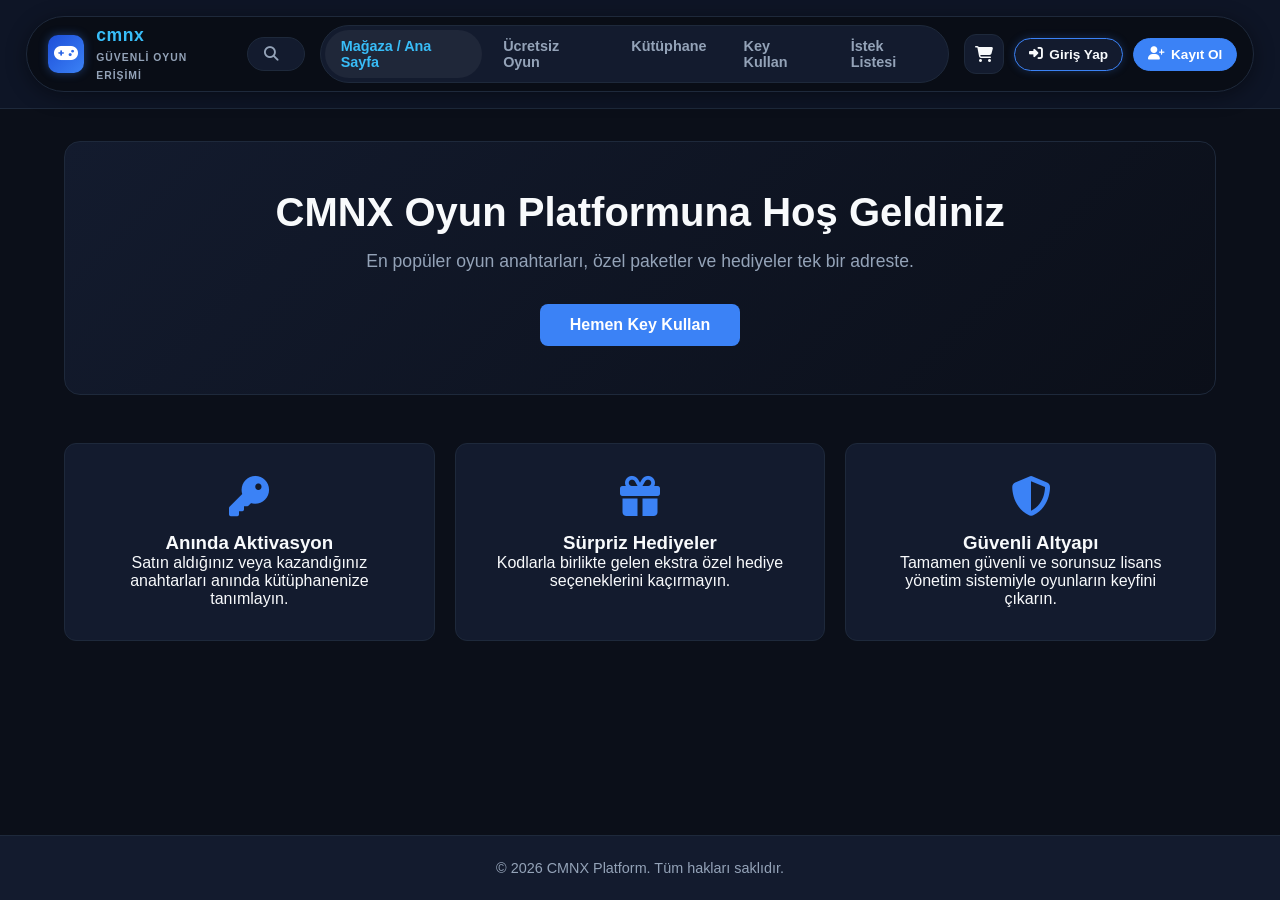
<file: index.html>
<!DOCTYPE html>
<html lang="tr">
<head>
    <meta charset="UTF-8">
    <meta name="viewport" content="width=device-width, initial-scale=1.0">
    <title>CMNX - Mağaza & Ana Sayfa</title>
    <link rel="stylesheet" href="style.css">
    <link rel="stylesheet" href="https://cdnjs.cloudflare.com/ajax/libs/font-awesome/6.4.0/css/all.min.css">
</head>
<body>
    <header>
        <div class="nav-pill-container">
            <a href="index.html" class="nav-brand">
                <div class="brand-icon"><i class="fa-solid fa-gamepad"></i></div>
                <div class="brand-texts">
                    <h2>cmnx</h2>
                    <span>Güvenli Oyun Erişimi</span>
                </div>
            </a>
            <div class="nav-search">
                <i class="fa-solid fa-magnifying-glass"></i>
                <input type="text" placeholder="Oyun, platform veya paket ara...">
            </div>
            <nav class="nav-links-wrapper">
                <a href="index.html" class="active">Mağaza / Ana Sayfa</a>
                <a href="free-games.html">Ücretsiz Oyun</a>
                <a href="kutuphane.html">Kütüphane</a>
                <a href="kullan.html">Key Kullan</a>
                <a href="istek.html">İstek Listesi</a>
            </nav>
            <div class="nav-right-actions" id="navRightActions">
                <a href="istek.html" class="nav-icon-btn" title="İstek Listesi"><i class="fa-solid fa-cart-shopping"></i></a>
                <a href="giris.html" class="btn-login-nav"><i class="fa-solid fa-right-to-bracket"></i> Giriş Yap</a>
                <a href="kayit.html" class="btn-register-nav"><i class="fa-solid fa-user-plus"></i> Kayıt Ol</a>
            </div>
            <div class="hamburger"><i class="fa-solid fa-bars"></i></div>
        </div>
    </header>

    <main class="container">
        <section class="hero-section">
            <h1>CMNX Oyun Platformuna Hoş Geldiniz</h1>
            <p>En popüler oyun anahtarları, özel paketler ve hediyeler tek bir adreste.</p>
            <a href="kullan.html" class="btn-primary" style="display:inline-block; width:auto; padding:12px 30px; text-decoration:none;">Hemen Key Kullan</a>
        </section>

        <div class="features-grid">
            <div class="feature-card">
                <i class="fa-solid fa-key"></i>
                <h3>Anında Aktivasyon</h3>
                <p>Satın aldığınız veya kazandığınız anahtarları anında kütüphanenize tanımlayın.</p>
            </div>
            <div class="feature-card">
                <i class="fa-solid fa-gift"></i>
                <h3>Sürpriz Hediyeler</h3>
                <p>Kodlarla birlikte gelen ekstra özel hediye seçeneklerini kaçırmayın.</p>
            </div>
            <div class="feature-card">
                <i class="fa-solid fa-shield-halved"></i>
                <h3>Güvenli Altyapı</h3>
                <p>Tamamen güvenli ve sorunsuz lisans yönetim sistemiyle oyunların keyfini çıkarın.</p>
            </div>
        </div>
    </main>

    <footer>
        <p>&copy; 2026 CMNX Platform. Tüm hakları saklıdır.</p>
    </footer>

    <script src="script.js"></script>
</body>
</html>
</file>
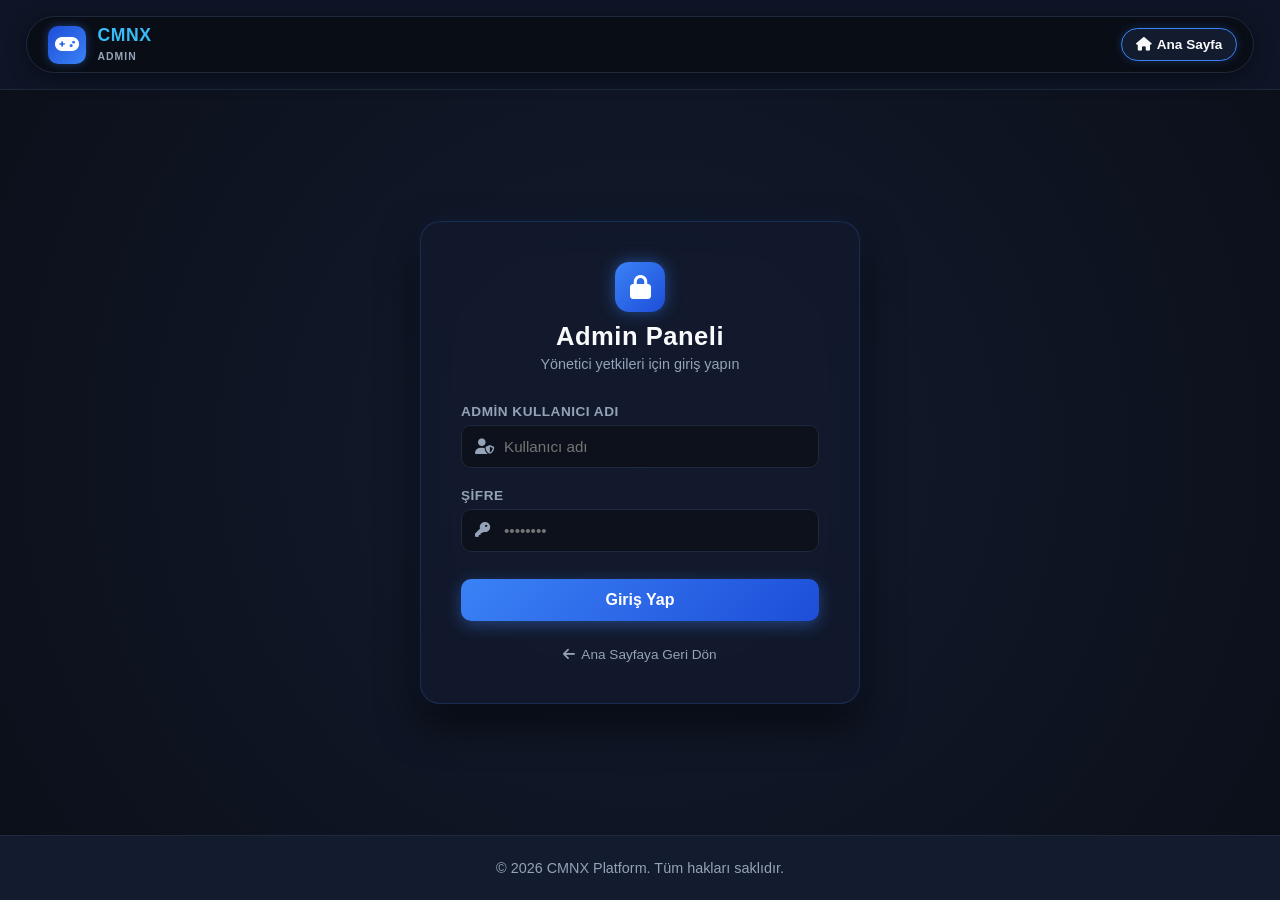
<file: admin-login.html>
<!DOCTYPE html>
<html lang="tr">
<head>
    <meta charset="UTF-8">
    <meta name="viewport" content="width=device-width, initial-scale=1.0">
    <title>CMNX - Admin Giriş</title>
    <link rel="stylesheet" href="style.css">
    <link rel="stylesheet" href="https://cdnjs.cloudflare.com/ajax/libs/font-awesome/6.4.0/css/all.min.css">
</head>
<body class="auth-page-body">

    <!-- Üst Menü / Navbar -->
    <header>
        <div class="nav-pill-container" style="display: flex; align-items: center; justify-content: space-between; width: 100%;">
            <a href="index.html" class="nav-brand">
                <div class="brand-icon"><i class="fa-solid fa-gamepad"></i></div>
                <div class="brand-texts">
                    <h2>CMNX</h2>
                    <span>ADMIN</span>
                </div>
            </a>
            <div class="nav-right-actions" style="display: flex; align-items: center; gap: 10px;">
                <a href="index.html" class="btn-login-nav"><i class="fa-solid fa-house"></i> Ana Sayfa</a>
            </div>
        </div>
    </header>

    <div class="auth-wrapper">
        <div class="auth-card">
            <div class="auth-header">
                <div class="auth-logo-icon"><i class="fa-solid fa-lock"></i></div>
                <h1>Admin Paneli</h1>
                <p>Yönetici yetkileri için giriş yapın</p>
            </div>

            <form id="adminLoginForm">
                <div class="auth-form-group">
                    <label>Admin Kullanıcı Adı</label>
                    <div class="auth-input-wrapper">
                        <input type="text" id="adminUser" placeholder="Kullanıcı adı" required autocomplete="off">
                        <i class="fa-solid fa-user-shield"></i>
                    </div>
                </div>

                <div class="auth-form-group">
                    <label>Şifre</label>
                    <div class="auth-input-wrapper">
                        <input type="password" id="adminPass" placeholder="••••••••" required autocomplete="current-password">
                        <i class="fa-solid fa-key"></i>
                    </div>
                </div>

                <div id="adminLoginError" class="message-area message-error" style="margin-bottom:15px; font-size:0.85rem; display:none;"></div>

                <button type="submit" class="auth-submit-btn">Giriş Yap</button>
            </form>

            <div class="auth-footer-link">
                <a href="index.html"><i class="fa-solid fa-arrow-left"></i> Ana Sayfaya Geri Dön</a>
            </div>
        </div>
    </div>

    <footer>
        <p>&copy; 2026 CMNX Platform. Tüm hakları saklıdır.</p>
    </footer>

    <script>
        const adminLoginForm = document.getElementById('adminLoginForm');
        if (adminLoginForm) {
            adminLoginForm.addEventListener('submit', (e) => {
                e.preventDefault();
                const u = document.getElementById('adminUser').value;
                const p = document.getElementById('adminPass').value;
                const err = document.getElementById('adminLoginError');

                // Şifre: admin1234
                if (u === 'admin' && p === 'admin1234') {
                    localStorage.setItem('cmnx_logged', 'true');
                    localStorage.setItem('cmnx_logged_user', 'Admin');
                    window.location.href = "admin.html";
                } else {
                    // Güvenli hata mesajı: Asla girilen kullanıcı adı veya şifre ekrana yansıtılmaz!
                    err.style.display = 'block';
                    err.textContent = "Hatalı kullanıcı adı veya şifre!";
                    
                    // Input alanlarını temizle (güvenlik için)
                    document.getElementById('adminPass').value = '';
                }
            });
        }
    </script>
</body>
</html>
</file>
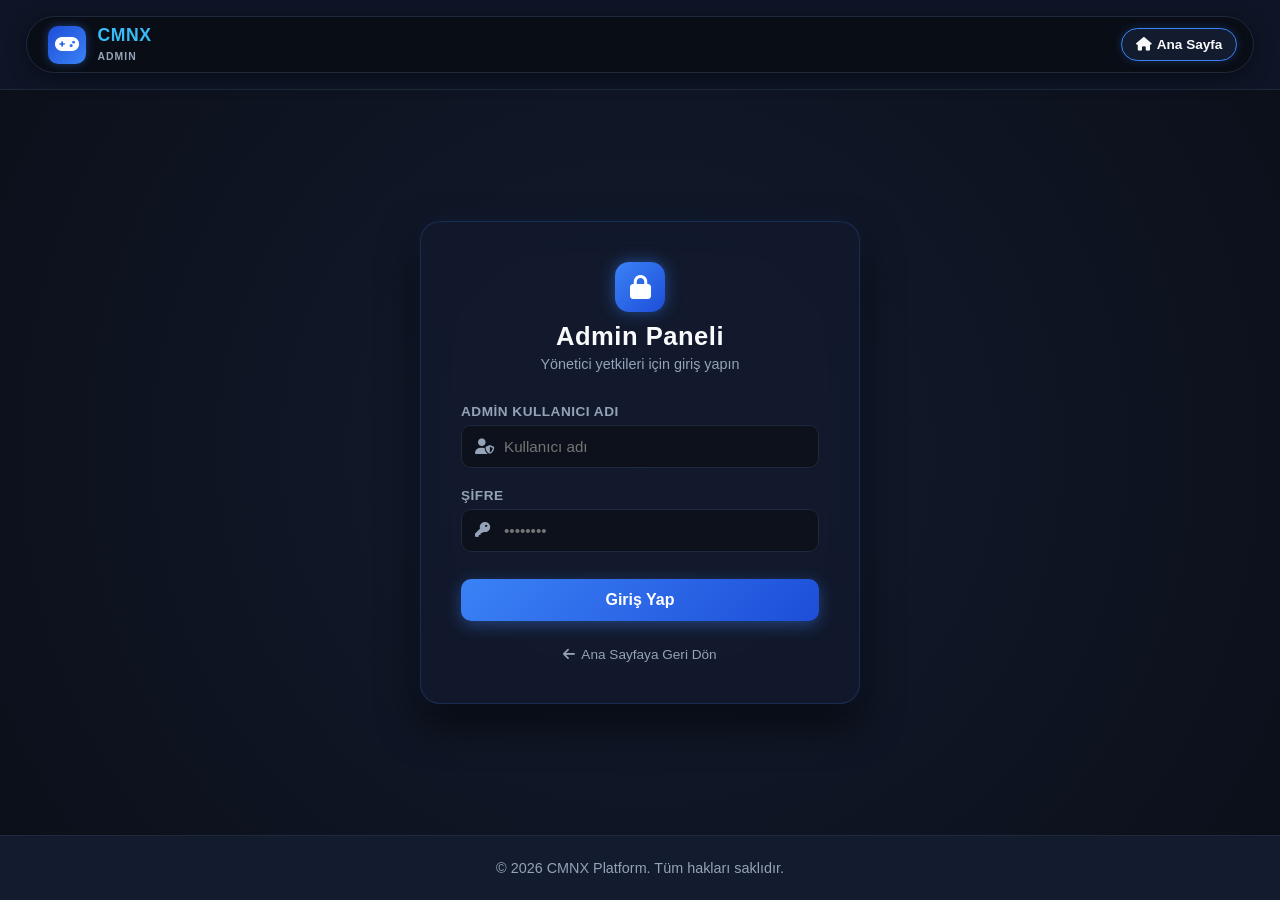
<file: admin.html>
<!DOCTYPE html>
<html lang="tr">
<head>
    <meta charset="UTF-8">
    <meta name="viewport" content="width=device-width, initial-scale=1.0">
    <title>CMNX - Admin Paneli</title>
    <link rel="stylesheet" href="style.css">
    <link rel="stylesheet" href="https://cdnjs.cloudflare.com/ajax/libs/font-awesome/6.4.0/css/all.min.css">
    <style>
        /* Admin Paneli Özel Düzen Stilleri */
        .admin-layout {
            display: flex;
            min-height: calc(100vh - 70px);
        }
        .admin-sidebar {
            width: 260px;
            background-color: #161b22;
            border-right: 1px solid #30363d;
            padding: 20px 0;
            display: flex;
            flex-direction: column;
        }
        .admin-sidebar h3 {
            color: #8b949e;
            font-size: 0.8rem;
            text-transform: uppercase;
            letter-spacing: 1px;
            padding: 0 20px 10px 20px;
        }
        .admin-menu-list {
            list-style: none;
            display: flex;
            flex-direction: column;
            gap: 5px;
        }
        .admin-menu-item a {
            display: flex;
            align-items: center;
            gap: 12px;
            padding: 12px 20px;
            color: #c9d1d9;
            text-decoration: none;
            font-weight: 600;
            font-size: 0.95rem;
            transition: 0.2s;
            border-left: 3px solid transparent;
        }
        .admin-menu-item a:hover, .admin-menu-item a.active {
            background-color: #21262d;
            color: #58a6ff;
            border-left-color: #3b82f6;
        }
        .admin-content {
            flex: 1;
            padding: 30px;
            background-color: #0d1117;
            overflow-y: auto;
        }
    </style>
</head>
<body>

    <!-- Üst Menü / Navbar -->
    <header>
        <div class="nav-pill-container" style="display: flex; align-items: center; justify-content: space-between; width: 100%;">
            <a href="index.html" class="nav-brand">
                <div class="brand-icon"><i class="fa-solid fa-gamepad"></i></div>
                <div class="brand-texts">
                    <h2>CMNX</h2>
                    <span>YÖNETİCİ PANELİ</span>
                </div>
            </a>
            <div class="nav-right-actions" style="display: flex; align-items: center; gap: 10px;">
                <button id="logoutBtn" class="btn-danger" style="padding: 8px 16px; border-radius: 6px; font-weight: 600;"><i class="fa-solid fa-right-from-bracket"></i> Çıkış Yap</button>
            </div>
        </div>
    </header>

    <div class="admin-layout">
        <!-- Sol Kenar Menü (Sidebar) -->
        <aside class="admin-sidebar">
            <h3>Yönetim Paneli</h3>
            <ul class="admin-menu-list">
                <li class="admin-menu-item"><a href="admin.html" class="active"><i class="fa-solid fa-gauge"></i> Kontrol Paneli</a></li>
                <li class="admin-menu-item"><a href="uyeler.html"><i class="fa-solid fa-users"></i> Üyeler</a></li>
                <li class="admin-menu-item"><a href="ilanlar.html"><i class="fa-solid fa-bullhorn"></i> İlanlar</a></li>
                <li class="admin-menu-item"><a href="keyler.html"><i class="fa-solid fa-key"></i> Keyler</a></li>
                <li class="admin-menu-item"><a href="kutup.html"><i class="fa-solid fa-box-archive"></i> Kütüphaneler</a></li>
            </ul>
        </aside>

        <!-- Sağ Ana İçerik Alanı -->
        <main class="admin-content">
            <h1 class="page-title">Yönetim Özeti</h1>
            <p style="color: var(--text-muted); margin-bottom: 2rem;">Sol menüyü kullanarak üyeleri, ilanları, keyleri ve kütüphaneleri yönetebilirsiniz.</p>

            <!-- Hızlı Kod / Key Ekleme Formu -->
            <div class="form-container" style="max-width: 100%; margin-bottom: 30px;">
                <h3 style="margin-bottom: 1.2rem; color: #38bdf8;"><i class="fa-solid fa-plus-circle"></i> Hızlı Key ve Hediye Ekle</h3>
                <form id="addCodeForm">
                    <div class="form-group">
                        <label>Key / Kod</label>
                        <input type="text" id="newCodeText" placeholder="Örn: CMNX-GAME-2026-X1" required>
                    </div>
                    <div class="form-group">
                        <label>Oyun / Paket Başlığı</label>
                        <input type="text" id="newCodeTitle" placeholder="Örn: Cyberpunk Epic Pack" required>
                    </div>
                    <div class="form-group">
                        <label>Tür</label>
                        <input type="text" id="newCodeType" placeholder="Örn: Oyun, Abonelik, Cüzdan" required>
                    </div>
                    
                    <div class="form-group">
                        <label>Hediyeler (İsteğe Bağlı Seçenekler)</label>
                        <div id="giftInputsWrapper" class="gift-inputs-container">
                            <div class="gift-row">
                                <input type="text" placeholder="1. Hediye Adı" class="gift-title-input">
                                <input type="text" placeholder="Hediye Açıklaması" class="gift-desc-input">
                            </div>
                        </div>
                        <button type="button" id="addMoreGiftBtn" class="btn-secondary" style="background:#21262d; color:#c9d1d9; border:1px solid #30363d; padding:6px 12px; border-radius:6px; cursor:pointer; font-size:0.85rem;"><i class="fa-solid fa-plus"></i> Yeni Hediye Seçeneği Ekle</button>
                    </div>

                    <button type="submit" class="btn-primary">Key'i ve Hediyeleri Kaydet</button>
                </form>
            </div>

            <!-- Mevcut Kodlar Tablosu -->
            <h2 style="font-size: 1.4rem; margin-bottom: 1rem;">Sistemdeki Aktif Kodlar</h2>
            <table>
                <thead>
                    <tr>
                        <th>Kod</th>
                        <th>Başlık</th>
                        <th>Tür</th>
                        <th>İşlem</th>
                    </tr>
                </thead>
                <tbody id="adminCodesTable">
                    <!-- JavaScript ile dinamik dolacak -->
                </tbody>
            </table>
        </main>
    </div>

    <footer>
        <p>&copy; 2026 CMNX Platform. Tüm hakları saklıdır.</p>
    </footer>

    <script src="script.js"></script>
</body>
</html>
</file>
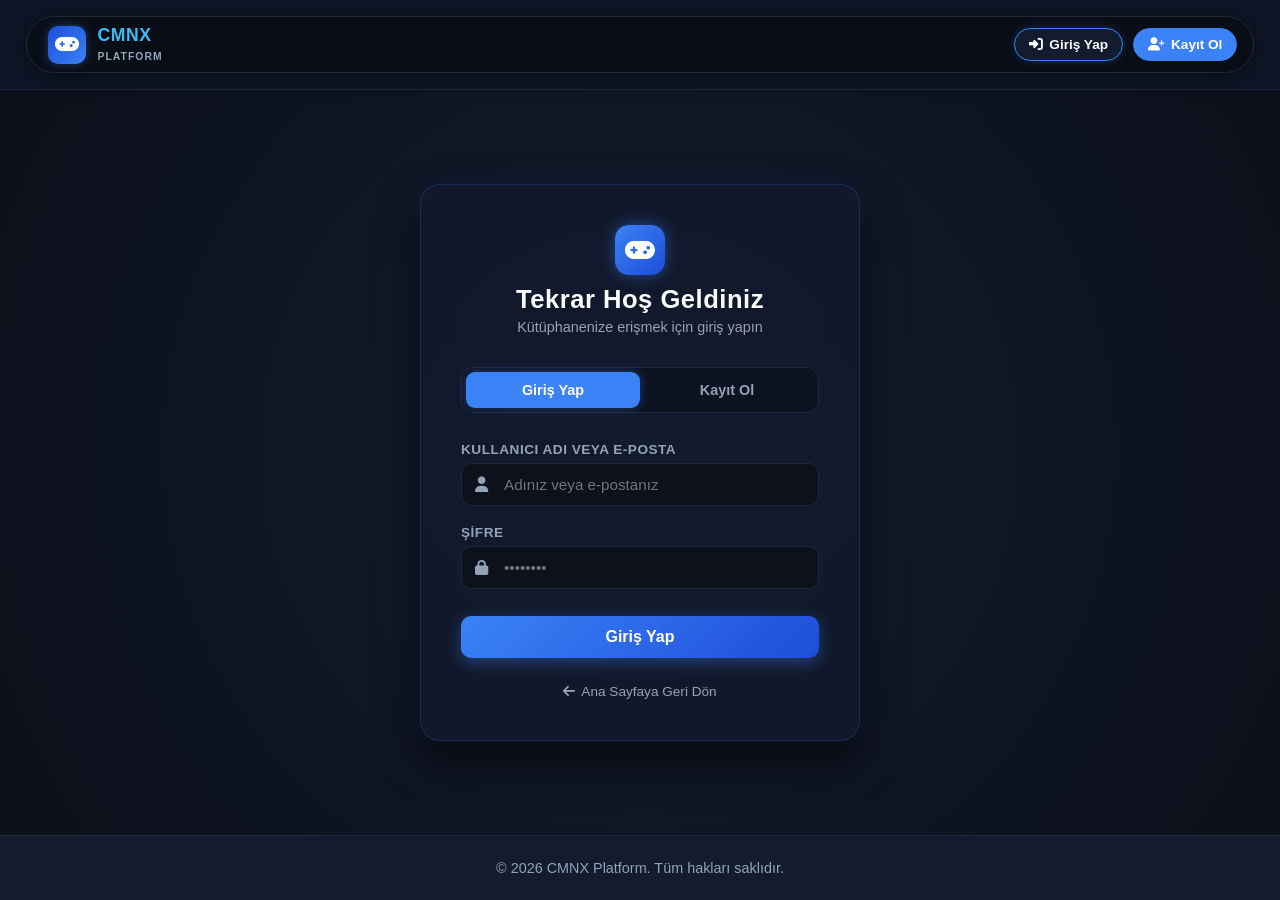
<file: giris.html>
<!DOCTYPE html>
<html lang="tr">
<head>
    <meta charset="UTF-8">
    <meta name="viewport" content="width=device-width, initial-scale=1.0">
    <title>CMNX - Giriş Yap</title>
    <link rel="stylesheet" href="style.css">
    <link rel="stylesheet" href="https://cdnjs.cloudflare.com/ajax/libs/font-awesome/6.4.0/css/all.min.css">
</head>
<body class="auth-page-body">

    <!-- Üst Menü / Navbar -->
    <header>
        <div class="nav-pill-container">
            <a href="index.html" class="nav-brand">
                <div class="brand-icon"><i class="fa-solid fa-gamepad"></i></div>
                <div class="brand-texts">
                    <h2>CMNX</h2>
                    <span>PLATFORM</span>
                </div>
            </a>
            
            <div class="nav-right-actions">
                <a href="giris.html" class="btn-login-nav"><i class="fa-solid fa-right-to-bracket"></i> Giriş Yap</a>
                <a href="kayit.html" class="btn-register-nav"><i class="fa-solid fa-user-plus"></i> Kayıt Ol</a>
            </div>
        </div>
    </header>
    
    <div class="auth-wrapper">
        <div class="auth-card">
            <div class="auth-header">
                <div class="auth-logo-icon"><i class="fa-solid fa-gamepad"></i></div>
                <h1>Tekrar Hoş Geldiniz</h1>
                <p>Kütüphanenize erişmek için giriş yapın</p>
            </div>

            <div class="auth-tabs-modern">
                <a href="giris.html" class="auth-tab-btn active">Giriş Yap</a>
                <a href="kayit.html" class="auth-tab-btn">Kayıt Ol</a>
            </div>

            <form id="loginForm">
                <div class="auth-form-group">
                    <label>Kullanıcı Adı veya E-posta</label>
                    <div class="auth-input-wrapper">
                        <input type="text" id="loginIdentifier" placeholder="Adınız veya e-postanız" required>
                        <i class="fa-solid fa-user"></i>
                    </div>
                </div>

                <div class="auth-form-group">
                    <label>Şifre</label>
                    <div class="auth-input-wrapper">
                        <input type="password" id="loginPassword" placeholder="••••••••" required>
                        <i class="fa-solid fa-lock"></i>
                    </div>
                </div>

                <div id="authMessage" class="message-area message-error" style="margin-bottom:10px; font-size:0.85rem;"></div>

                <button type="submit" class="auth-submit-btn">Giriş Yap</button>
            </form>

            <div class="auth-footer-link">
                <a href="index.html"><i class="fa-solid fa-arrow-left"></i> Ana Sayfaya Geri Dön</a>
            </div>
        </div>
    </div>

    <footer>
        <p>&copy; 2026 CMNX Platform. Tüm hakları saklıdır.</p>
    </footer>

    <script src="script.js"></script>
</body>
</html>
</file>
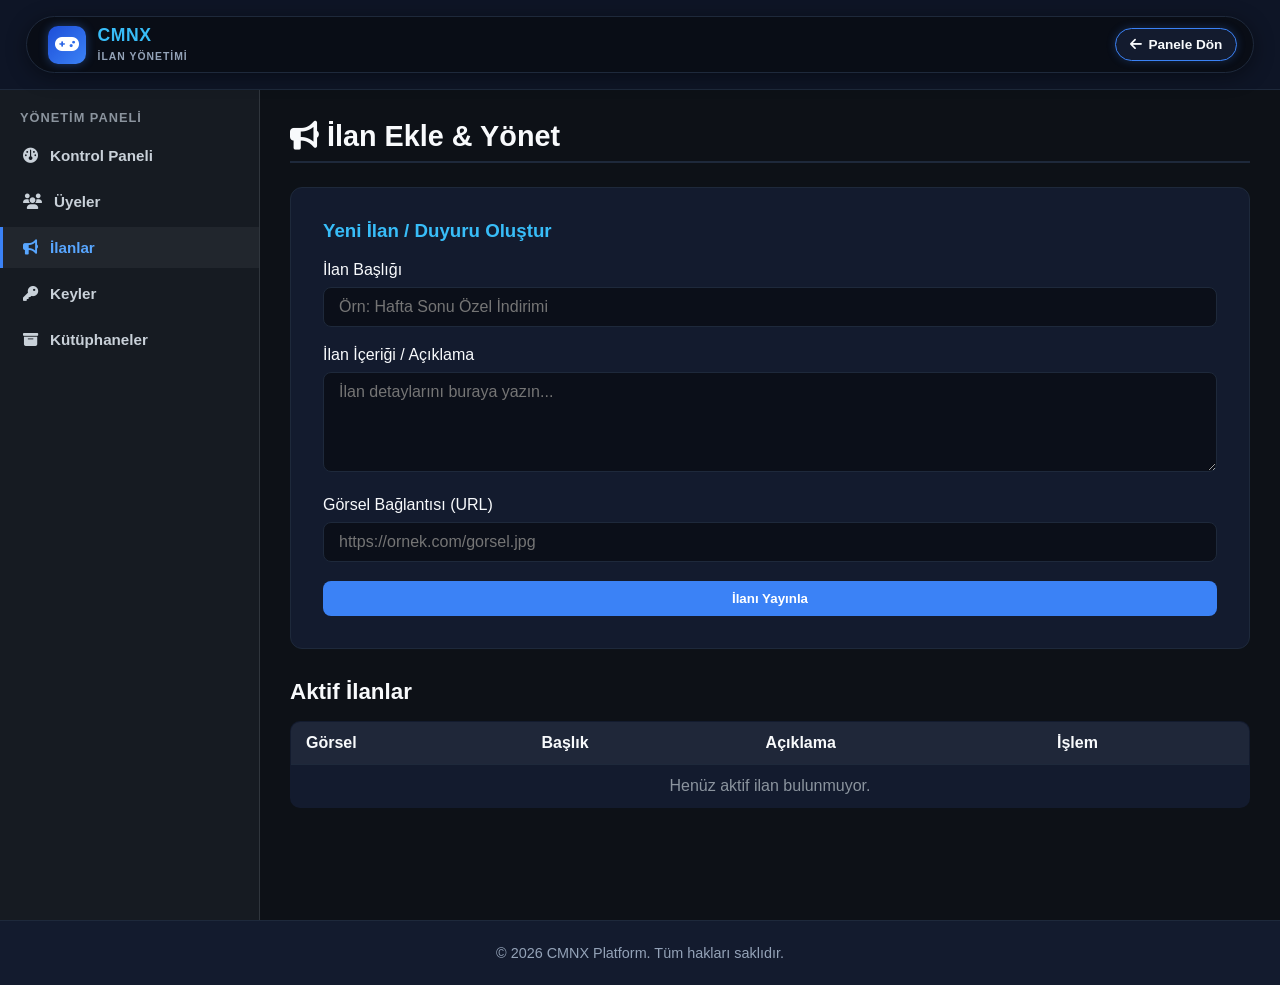
<file: ilanlar.html>
<!DOCTYPE html>
<html lang="tr">
<head>
    <meta charset="UTF-8">
    <meta name="viewport" content="width=device-width, initial-scale=1.0">
    <title>CMNX - İlanlar</title>
    <link rel="stylesheet" href="style.css">
    <link rel="stylesheet" href="https://cdnjs.cloudflare.com/ajax/libs/font-awesome/6.4.0/css/all.min.css">
    <style>
        .admin-layout { display: flex; min-height: calc(100vh - 70px); }
        .admin-sidebar { width: 260px; background-color: #161b22; border-right: 1px solid #30363d; padding: 20px 0; display: flex; flex-direction: column; }
        .admin-sidebar h3 { color: #8b949e; font-size: 0.8rem; text-transform: uppercase; letter-spacing: 1px; padding: 0 20px 10px 20px; }
        .admin-menu-list { list-style: none; display: flex; flex-direction: column; gap: 5px; }
        .admin-menu-item a { display: flex; align-items: center; gap: 12px; padding: 12px 20px; color: #c9d1d9; text-decoration: none; font-weight: 600; font-size: 0.95rem; transition: 0.2s; border-left: 3px solid transparent; }
        .admin-menu-item a:hover, .admin-menu-item a.active { background-color: #21262d; color: #58a6ff; border-left-color: #3b82f6; }
        .admin-content { flex: 1; padding: 30px; background-color: #0d1117; overflow-y: auto; }
    </style>
</head>
<body>
    <header>
        <div class="nav-pill-container" style="display: flex; align-items: center; justify-content: space-between; width: 100%;">
            <a href="index.html" class="nav-brand">
                <div class="brand-icon"><i class="fa-solid fa-gamepad"></i></div>
                <div class="brand-texts"><h2>CMNX</h2><span>İLAN YÖNETİMİ</span></div>
            </a>
            <div class="nav-right-actions"><a href="admin.html" class="btn-login-nav"><i class="fa-solid fa-arrow-left"></i> Panele Dön</a></div>
        </div>
    </header>

    <div class="admin-layout">
        <aside class="admin-sidebar">
            <h3>Yönetim Paneli</h3>
            <ul class="admin-menu-list">
                <li class="admin-menu-item"><a href="admin.html"><i class="fa-solid fa-gauge"></i> Kontrol Paneli</a></li>
                <li class="admin-menu-item"><a href="uyeler.html"><i class="fa-solid fa-users"></i> Üyeler</a></li>
                <li class="admin-menu-item"><a href="ilanlar.html" class="active"><i class="fa-solid fa-bullhorn"></i> İlanlar</a></li>
                <li class="admin-menu-item"><a href="keyler.html"><i class="fa-solid fa-key"></i> Keyler</a></li>
                <li class="admin-menu-item"><a href="kutup.html"><i class="fa-solid fa-box-archive"></i> Kütüphaneler</a></li>
            </ul>
        </aside>

        <main class="admin-content">
            <h1 class="page-title"><i class="fa-solid fa-bullhorn"></i> İlan Ekle & Yönet</h1>
            
            <div class="form-container" style="max-width: 100%; margin-bottom: 30px;">
                <h3 style="margin-bottom: 1.2rem; color: #38bdf8;">Yeni İlan / Duyuru Oluştur</h3>
                <form id="addAdForm">
                    <div class="form-group">
                        <label>İlan Başlığı</label>
                        <input type="text" id="adTitle" placeholder="Örn: Hafta Sonu Özel İndirimi" required>
                    </div>
                    <div class="form-group">
                        <label>İlan İçeriği / Açıklama</label>
                        <textarea id="adDesc" placeholder="İlan detaylarını buraya yazın..." required></textarea>
                    </div>
                    <div class="form-group">
                        <label>Görsel Bağlantısı (URL)</label>
                        <input type="url" id="adImg" placeholder="https://ornek.com/gorsel.jpg" required>
                    </div>
                    <button type="submit" class="btn-primary">İlanı Yayınla</button>
                </form>
            </div>

            <h2 style="font-size: 1.4rem; margin-bottom: 1rem;">Aktif İlanlar</h2>
            <table>
                <thead>
                    <tr>
                        <th>Görsel</th>
                        <th>Başlık</th>
                        <th>Açıklama</th>
                        <th>İşlem</th>
                    </tr>
                </thead>
                <tbody id="adminAdsTable">
                    <!-- JS ile dolacak -->
                </tbody>
            </table>
        </main>
    </div>

    <footer><p>&copy; 2026 CMNX Platform. Tüm hakları saklıdır.</p></footer>

    <script>
        document.addEventListener('DOMContentLoaded', () => {
            if (!localStorage.getItem('cmnx_ads')) {
                localStorage.setItem('cmnx_ads', JSON.stringify([]));
            }
            renderAds();

            const form = document.getElementById('addAdForm');
            form.addEventListener('submit', (e) => {
                e.preventDefault();
                const title = document.getElementById('adTitle').value;
                const desc = document.getElementById('adDesc').value;
                const img = document.getElementById('adImg').value;

                let ads = JSON.parse(localStorage.getItem('cmnx_ads')) || [];
                ads.push({ title, desc, img });
                localStorage.setItem('cmnx_ads', JSON.stringify(ads));

                alert("İlan başarıyla yayınlandı!");
                form.reset();
                renderAds();
            });
        });

        function renderAds() {
            let ads = JSON.parse(localStorage.getItem('cmnx_ads')) || [];
            const table = document.getElementById('adminAdsTable');
            if (ads.length === 0) {
                table.innerHTML = `<tr><td colspan="4" style="text-align:center; color:#8b949e;">Henüz aktif ilan bulunmuyor.</td></tr>`;
                return;
            }
            table.innerHTML = ads.map((ad, i) => `
                <tr>
                    <td><img src="${ad.img}" style="width:60px; height:40px; object-fit:cover; border-radius:4px;" onerror="this.src='https://images.unsplash.com/photo-1550745165-9bc0b252726f?w=400'"></td>
                    <td><b>${ad.title}</b></td>
                    <td>${ad.desc}</td>
                    <td><button class="btn-danger" onclick="deleteAd(${i})Kaldır">Kaldır</button></td>
                </tr>
            `).join('');
        }

        window.deleteAd = function(i) {
            let ads = JSON.parse(localStorage.getItem('cmnx_ads')) || [];
            ads.splice(i, 1);
            localStorage.setItem('cmnx_ads', JSON.stringify(ads));
            renderAds();
        }
    </script>
</body>
</html>
</file>
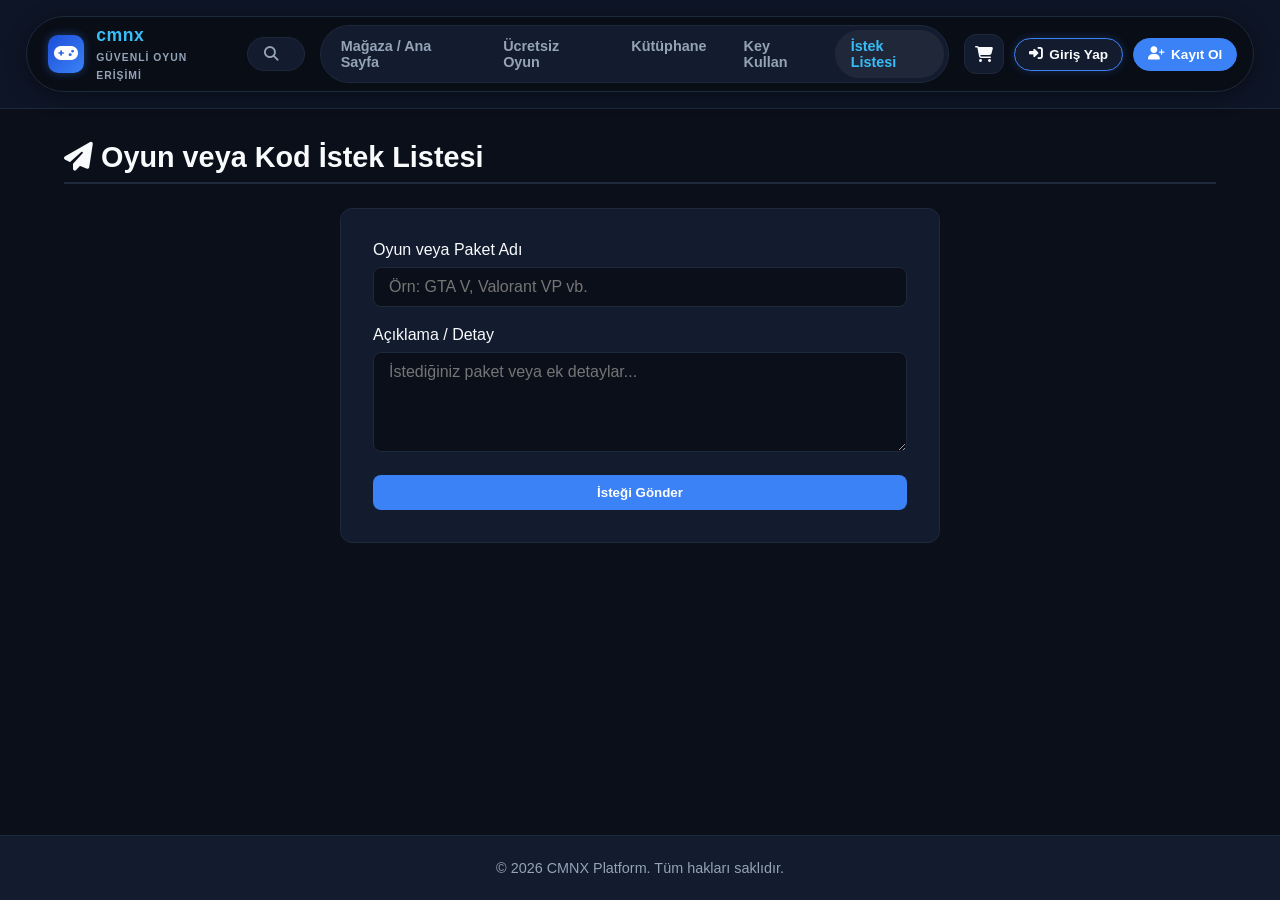
<file: istek.html>
<!DOCTYPE html>
<html lang="tr">
<head>
    <meta charset="UTF-8">
    <meta name="viewport" content="width=device-width, initial-scale=1.0">
    <title>CMNX - İstek Listesi</title>
    <link rel="stylesheet" href="style.css">
    <link rel="stylesheet" href="https://cdnjs.cloudflare.com/ajax/libs/font-awesome/6.4.0/css/all.min.css">
</head>
<body>
    <header>
        <div class="nav-pill-container">
            <a href="index.html" class="nav-brand">
                <div class="brand-icon"><i class="fa-solid fa-gamepad"></i></div>
                <div class="brand-texts">
                    <h2>cmnx</h2>
                    <span>Güvenli Oyun Erişimi</span>
                </div>
            </a>
            <div class="nav-search">
                <i class="fa-solid fa-magnifying-glass"></i>
                <input type="text" placeholder="Oyun, platform veya paket ara...">
            </div>
            <nav class="nav-links-wrapper">
                <a href="index.html">Mağaza / Ana Sayfa</a>
                <a href="free-games.html">Ücretsiz Oyun</a>
                <a href="kutuphane.html">Kütüphane</a>
                <a href="kullan.html">Key Kullan</a>
                <a href="istek.html" class="active">İstek Listesi</a>
            </nav>
            <div class="nav-right-actions" id="navRightActions">
                <a href="istek.html" class="nav-icon-btn" title="İstek Listesi"><i class="fa-solid fa-cart-shopping"></i></a>
                <a href="giris.html" class="btn-login-nav"><i class="fa-solid fa-right-to-bracket"></i> Giriş Yap</a>
                <a href="kayit.html" class="btn-register-nav"><i class="fa-solid fa-user-plus"></i> Kayıt Ol</a>
            </div>
            <div class="hamburger"><i class="fa-solid fa-bars"></i></div>
        </div>
    </header>

    <main class="container">
        <h2 class="page-title"><i class="fa-solid fa-paper-plane"></i> Oyun veya Kod İstek Listesi</h2>
        <div class="form-container">
            <form id="requestForm">
                <div class="form-group">
                    <label for="reqTitle">Oyun veya Paket Adı</label>
                    <input type="text" id="reqTitle" placeholder="Örn: GTA V, Valorant VP vb." required>
                </div>
                <div class="form-group">
                    <label for="reqDesc">Açıklama / Detay</label>
                    <textarea id="reqDesc" placeholder="İstediğiniz paket veya ek detaylar..." required></textarea>
                </div>
                <button type="submit" class="btn-primary">İsteği Gönder</button>
            </form>
        </div>
    </main>

    <footer>
        <p>&copy; 2026 CMNX Platform. Tüm hakları saklıdır.</p>
    </footer>

    <script src="script.js"></script>
</body>
</html>
</file>
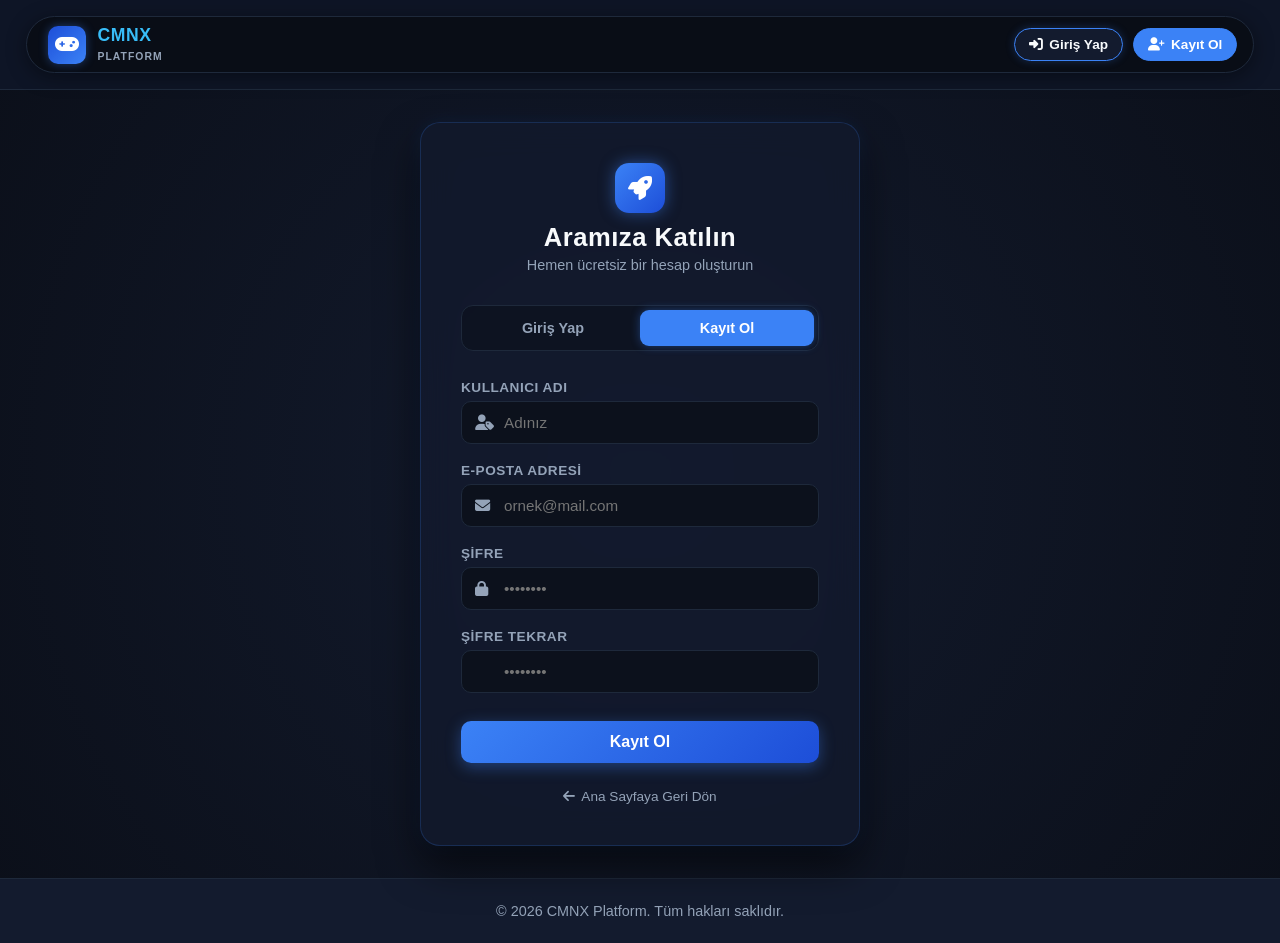
<file: kayit.html>
<!DOCTYPE html>
<html lang="tr">
<head>
    <meta charset="UTF-8">
    <meta name="viewport" content="width=device-width, initial-scale=1.0">
    <title>CMNX - Kayıt Ol</title>
    <link rel="stylesheet" href="style.css">
    <link rel="stylesheet" href="https://cdnjs.cloudflare.com/ajax/libs/font-awesome/6.4.0/css/all.min.css">
</head>
<body class="auth-page-body">

    <!-- Üst Menü / Navbar -->
    <header>
        <div class="nav-pill-container">
            <a href="index.html" class="nav-brand">
                <div class="brand-icon"><i class="fa-solid fa-gamepad"></i></div>
                <div class="brand-texts">
                    <h2>CMNX</h2>
                    <span>PLATFORM</span>
                </div>
            </a>
            
            <div class="nav-right-actions">
                <a href="giris.html" class="btn-login-nav"><i class="fa-solid fa-right-to-bracket"></i> Giriş Yap</a>
                <a href="kayit.html" class="btn-register-nav"><i class="fa-solid fa-user-plus"></i> Kayıt Ol</a>
            </div>
        </div>
    </header>

    <div class="auth-wrapper">
        <div class="auth-card">
            <div class="auth-header">
                <div class="auth-logo-icon"><i class="fa-solid fa-rocket"></i></div>
                <h1>Aramıza Katılın</h1>
                <p>Hemen ücretsiz bir hesap oluşturun</p>
            </div>

            <div class="auth-tabs-modern">
                <a href="giris.html" class="auth-tab-btn">Giriş Yap</a>
                <a href="kayit.html" class="auth-tab-btn active">Kayıt Ol</a>
            </div>

            <form id="registerForm">
                <div class="auth-form-group">
                    <label>Kullanıcı Adı</label>
                    <div class="auth-input-wrapper">
                        <input type="text" id="regName" placeholder="Adınız" required>
                        <i class="fa-solid fa-user-tag"></i>
                    </div>
                </div>

                <div class="auth-form-group">
                    <label>E-posta Adresi</label>
                    <div class="auth-input-wrapper">
                        <input type="email" id="regEmail" placeholder="ornek@mail.com" required>
                        <i class="fa-solid fa-envelope"></i>
                    </div>
                </div>

                <div class="auth-form-group">
                    <label>Şifre</label>
                    <div class="auth-input-wrapper">
                        <input type="password" id="regPassword" placeholder="••••••••" required>
                        <i class="fa-solid fa-lock"></i>
                    </div>
                </div>

                <div class="auth-form-group">
                    <label>Şifre Tekrar</label>
                    <div class="auth-input-wrapper">
                        <input type="password" id="regPasswordConfirm" placeholder="••••••••" required>
                        <i class="fa-solid fa-shield-check"></i>
                    </div>
                </div>

                <div id="regMessage" class="message-area message-error" style="margin-bottom:10px; font-size:0.85rem;"></div>

                <button type="submit" class="auth-submit-btn">Kayıt Ol</button>
            </form>

            <div class="auth-footer-link">
                <a href="index.html"><i class="fa-solid fa-arrow-left"></i> Ana Sayfaya Geri Dön</a>
            </div>
        </div>
    </div>

    <footer>
        <p>&copy; 2026 CMNX Platform. Tüm hakları saklıdır.</p>
    </footer>

    <script src="script.js"></script>
</body>
</html>
</file>
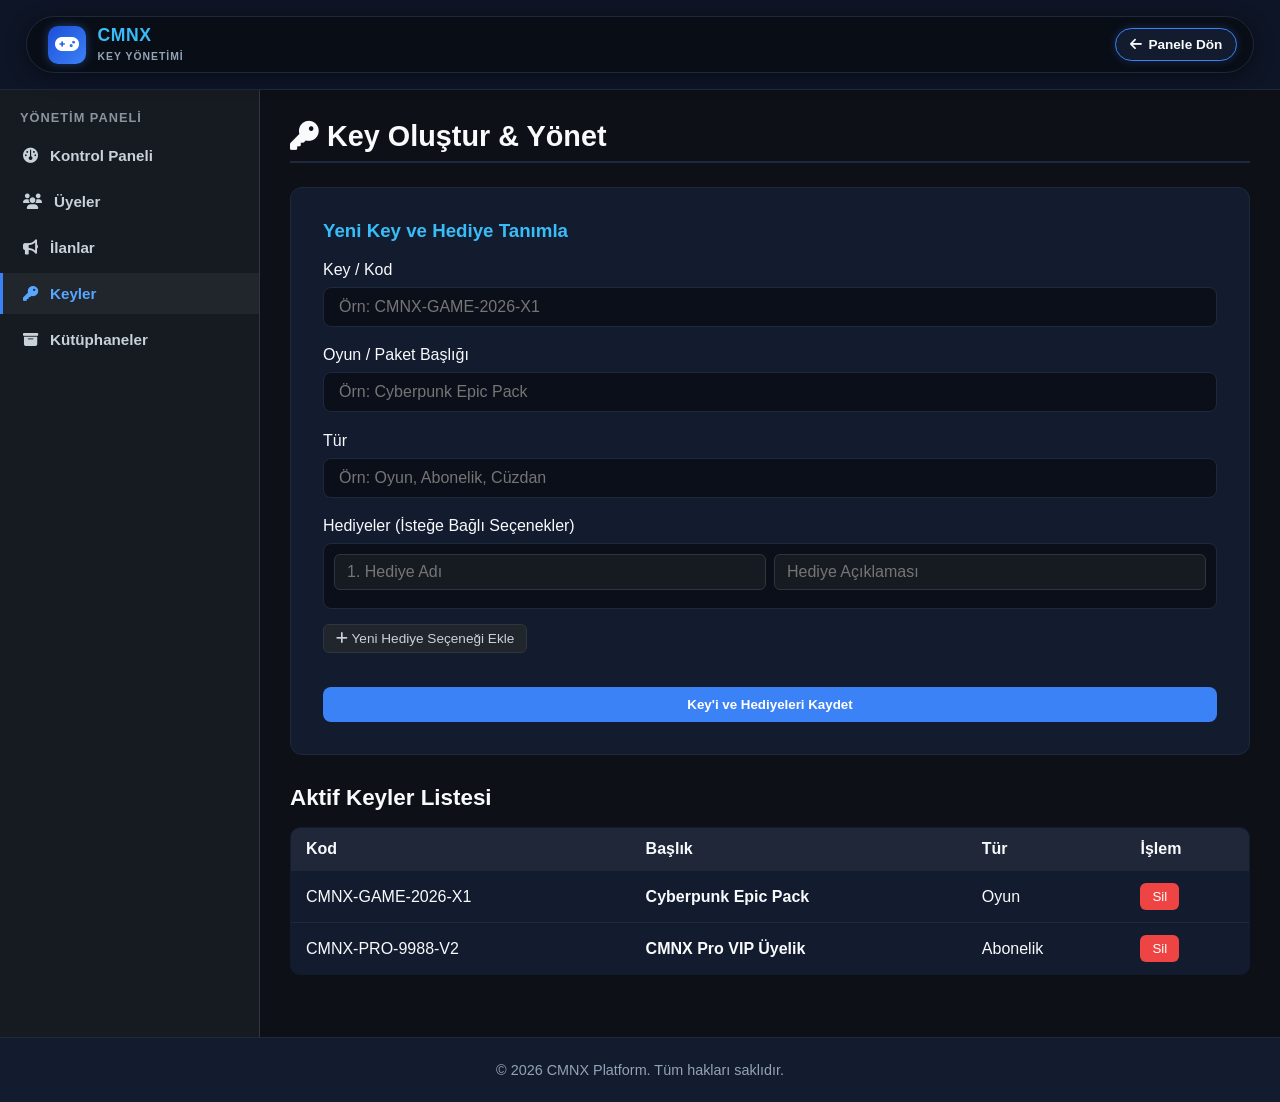
<file: keyler.html>
<!DOCTYPE html>
<html lang="tr">
<head>
    <meta charset="UTF-8">
    <meta name="viewport" content="width=device-width, initial-scale=1.0">
    <title>CMNX - Keyler</title>
    <link rel="stylesheet" href="style.css">
    <link rel="stylesheet" href="https://cdnjs.cloudflare.com/ajax/libs/font-awesome/6.4.0/css/all.min.css">
    <style>
        .admin-layout { display: flex; min-height: calc(100vh - 70px); }
        .admin-sidebar { width: 260px; background-color: #161b22; border-right: 1px solid #30363d; padding: 20px 0; display: flex; flex-direction: column; }
        .admin-sidebar h3 { color: #8b949e; font-size: 0.8rem; text-transform: uppercase; letter-spacing: 1px; padding: 0 20px 10px 20px; }
        .admin-menu-list { list-style: none; display: flex; flex-direction: column; gap: 5px; }
        .admin-menu-item a { display: flex; align-items: center; gap: 12px; padding: 12px 20px; color: #c9d1d9; text-decoration: none; font-weight: 600; font-size: 0.95rem; transition: 0.2s; border-left: 3px solid transparent; }
        .admin-menu-item a:hover, .admin-menu-item a.active { background-color: #21262d; color: #58a6ff; border-left-color: #3b82f6; }
        .admin-content { flex: 1; padding: 30px; background-color: #0d1117; overflow-y: auto; }
        .gift-inputs-container { background: var(--bg-color); border: 1px solid var(--border-color); padding: 10px; border-radius: 8px; margin-bottom: 10px; }
        .gift-row { display: flex; gap: 8px; margin-bottom: 8px; }
        .gift-row input { flex: 1; padding: 8px 12px; background: #161b22; border: 1px solid #30363d; border-radius: 6px; color: white; }
    </style>
</head>
<body>
    <header>
        <div class="nav-pill-container" style="display: flex; align-items: center; justify-content: space-between; width: 100%;">
            <a href="index.html" class="nav-brand">
                <div class="brand-icon"><i class="fa-solid fa-gamepad"></i></div>
                <div class="brand-texts"><h2>CMNX</h2><span>KEY YÖNETİMİ</span></div>
            </a>
            <div class="nav-right-actions"><a href="admin.html" class="btn-login-nav"><i class="fa-solid fa-arrow-left"></i> Panele Dön</a></div>
        </div>
    </header>

    <div class="admin-layout">
        <aside class="admin-sidebar">
            <h3>Yönetim Paneli</h3>
            <ul class="admin-menu-list">
                <li class="admin-menu-item"><a href="admin.html"><i class="fa-solid fa-gauge"></i> Kontrol Paneli</a></li>
                <li class="admin-menu-item"><a href="uyeler.html"><i class="fa-solid fa-users"></i> Üyeler</a></li>
                <li class="admin-menu-item"><a href="ilanlar.html"><i class="fa-solid fa-bullhorn"></i> İlanlar</a></li>
                <li class="admin-menu-item"><a href="keyler.html" class="active"><i class="fa-solid fa-key"></i> Keyler</a></li>
                <li class="admin-menu-item"><a href="kutup.html"><i class="fa-solid fa-box-archive"></i> Kütüphaneler</a></li>
            </ul>
        </aside>

        <main class="admin-content">
            <h1 class="page-title"><i class="fa-solid fa-key"></i> Key Oluştur & Yönet</h1>
            
            <!-- Yeni Key / Kod Oluşturma Formu -->
            <div class="form-container" style="max-width: 100%; margin-bottom: 30px;">
                <h3 style="margin-bottom: 1.2rem; color: #38bdf8;">Yeni Key ve Hediye Tanımla</h3>
                <form id="addCodeForm">
                    <div class="form-group">
                        <label>Key / Kod</label>
                        <input type="text" id="newCodeText" placeholder="Örn: CMNX-GAME-2026-X1" required>
                    </div>
                    <div class="form-group">
                        <label>Oyun / Paket Başlığı</label>
                        <input type="text" id="newCodeTitle" placeholder="Örn: Cyberpunk Epic Pack" required>
                    </div>
                    <div class="form-group">
                        <label>Tür</label>
                        <input type="text" id="newCodeType" placeholder="Örn: Oyun, Abonelik, Cüzdan" required>
                    </div>
                    
                    <div class="form-group">
                        <label>Hediyeler (İsteğe Bağlı Seçenekler)</label>
                        <div id="giftInputsWrapper" class="gift-inputs-container">
                            <div class="gift-row">
                                <input type="text" placeholder="1. Hediye Adı" class="gift-title-input">
                                <input type="text" placeholder="Hediye Açıklaması" class="gift-desc-input">
                            </div>
                        </div>
                        <button type="button" id="addMoreGiftBtn" class="btn-secondary" style="background:#21262d; color:#c9d1d9; border:1px solid #30363d; padding:6px 12px; border-radius:6px; cursor:pointer; font-size:0.85rem; margin-top:5px;"><i class="fa-solid fa-plus"></i> Yeni Hediye Seçeneği Ekle</button>
                    </div>

                    <button type="submit" class="btn-primary" style="margin-top: 15px;">Key'i ve Hediyeleri Kaydet</button>
                </form>
            </div>

            <!-- Mevcut Keyler Tablosu -->
            <h2 style="font-size: 1.4rem; margin-bottom: 1rem;">Aktif Keyler Listesi</h2>
            <table>
                <thead>
                    <tr>
                        <th>Kod</th>
                        <th>Başlık</th>
                        <th>Tür</th>
                        <th>İşlem</th>
                    </tr>
                </thead>
                <tbody id="adminCodesTable">
                    <!-- JS ile dolacak -->
                </tbody>
            </table>
        </main>
    </div>

    <footer><p>&copy; 2026 CMNX Platform. Tüm hakları saklıdır.</p></footer>

    <script>
        document.addEventListener('DOMContentLoaded', () => {
            renderAdminCodes();

            // Hediye Ekleme Satırı Artı Butonu
            const addMoreGiftBtn = document.getElementById('addMoreGiftBtn');
            if (addMoreGiftBtn) {
                addMoreGiftBtn.addEventListener('click', () => {
                    const wrapper = document.getElementById('giftInputsWrapper');
                    const count = wrapper.querySelectorAll('.gift-row').length + 1;
                    const newRow = document.createElement('div');
                    newRow.className = 'gift-row';
                    newRow.innerHTML = `
                        <input type="text" placeholder="${count}. Hediye Adı" class="gift-title-input">
                        <input type="text" placeholder="Hediye Açıklaması" class="gift-desc-input">
                    `;
                    wrapper.appendChild(newRow);
                });
            }

            // Key Ekleme Form Gönderimi
            const addCodeForm = document.getElementById('addCodeForm');
            if (addCodeForm) {
                addCodeForm.addEventListener('submit', (e) => {
                    e.preventDefault();
                    const code = document.getElementById('newCodeText').value.trim();
                    const title = document.getElementById('newCodeTitle').value.trim();
                    const type = document.getElementById('newCodeType').value.trim();

                    let gifts = [];
                    const giftRows = document.querySelectorAll('.gift-row');
                    giftRows.forEach(row => {
                        const gTitle = row.querySelector('.gift-title-input').value.trim();
                        const gDesc = row.querySelector('.gift-desc-input').value.trim();
                        if (gTitle) {
                            gifts.push({ title: gTitle, desc: gDesc || "Açıklama belirtilmedi." });
                        }
                    });

                    let codes = JSON.parse(localStorage.getItem('cmnx_codes')) || [];
                    codes.push({ code, title, type, gifts });
                    localStorage.setItem('cmnx_codes', JSON.stringify(codes));

                    alert("Key başarıyla oluşturuldu ve kaydedildi!");
                    addCodeForm.reset();
                    renderAdminCodes();
                });
            }
        });

        function renderAdminCodes() {
            let codes = JSON.parse(localStorage.getItem('cmnx_codes')) || [];
            const table = document.getElementById('adminCodesTable');
            if (codes.length === 0) {
                table.innerHTML = `<tr><td colspan="4" style="text-align:center; color:#8b949e;">Sistemde kayıtlı aktif key bulunmuyor.</td></tr>`;
                return;
            }
            table.innerHTML = codes.map((c, index) => `
                <tr>
                    <td><code>${c.code}</code></td>
                    <td><b>${c.title}</b></td>
                    <td>${c.type}</td>
                    <td><button class="btn-danger" onclick="deleteCode(${index})">Sil</button></td>
                </tr>
            `).join('');
        }

        window.deleteCode = function(index) {
            let codes = JSON.parse(localStorage.getItem('cmnx_codes')) || [];
            codes.splice(index, 1);
            localStorage.setItem('cmnx_codes', JSON.stringify(codes));
            renderAdminCodes();
        }
    </script>
</body>
</html>
</file>
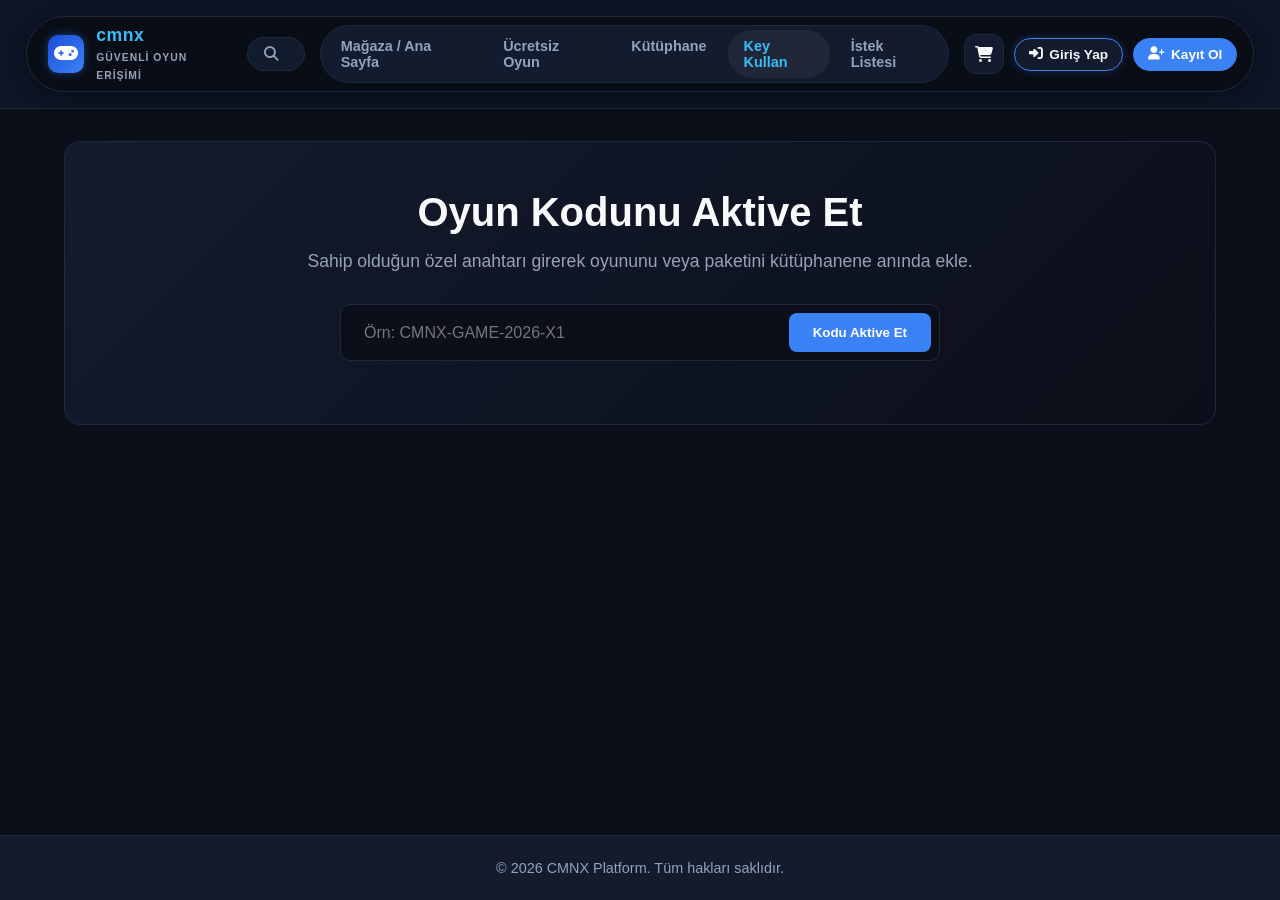
<file: kullan.html>
<!DOCTYPE html>
<html lang="tr">
<head>
    <meta charset="UTF-8">
    <meta name="viewport" content="width=device-width, initial-scale=1.0">
    <title>CMNX - Key Kullan</title>
    <link rel="stylesheet" href="style.css">
    <link rel="stylesheet" href="https://cdnjs.cloudflare.com/ajax/libs/font-awesome/6.4.0/css/all.min.css">
</head>
<body>
    <header>
        <div class="nav-pill-container">
            <a href="index.html" class="nav-brand">
                <div class="brand-icon"><i class="fa-solid fa-gamepad"></i></div>
                <div class="brand-texts">
                    <h2>cmnx</h2>
                    <span>Güvenli Oyun Erişimi</span>
                </div>
            </a>
            <div class="nav-search">
                <i class="fa-solid fa-magnifying-glass"></i>
                <input type="text" placeholder="Oyun, platform veya paket ara...">
            </div>
            <nav class="nav-links-wrapper">
                <a href="index.html">Mağaza / Ana Sayfa</a>
                <a href="free-games.html">Ücretsiz Oyun</a>
                <a href="kutuphane.html">Kütüphane</a>
                <a href="kullan.html" class="active">Key Kullan</a>
                <a href="istek.html">İstek Listesi</a>
            </nav>
            <div class="nav-right-actions" id="navRightActions">
                <a href="istek.html" class="nav-icon-btn" title="İstek Listesi"><i class="fa-solid fa-cart-shopping"></i></a>
                <a href="giris.html" class="btn-login-nav"><i class="fa-solid fa-right-to-bracket"></i> Giriş Yap</a>
                <a href="kayit.html" class="btn-register-nav"><i class="fa-solid fa-user-plus"></i> Kayıt Ol</a>
            </div>
            <div class="hamburger"><i class="fa-solid fa-bars"></i></div>
        </div>
    </header>

    <main class="container">
        <section class="hero-section">
            <h1>Oyun Kodunu Aktive Et</h1>
            <p>Sahip olduğun özel anahtarı girerek oyununu veya paketini kütüphanene anında ekle.</p>
            <div class="code-box-wrapper">
                <div class="code-input-group">
                    <input type="text" id="activationCode" placeholder="Örn: CMNX-GAME-2026-X1">
                    <button id="activateBtn">Kodu Aktive Et</button>
                </div>
                <div id="messageArea" class="message-area"></div>
            </div>
        </section>
    </main>

    <footer>
        <p>&copy; 2026 CMNX Platform. Tüm hakları saklıdır.</p>
    </footer>

    <script src="script.js"></script>
</body>
</html>
</file>
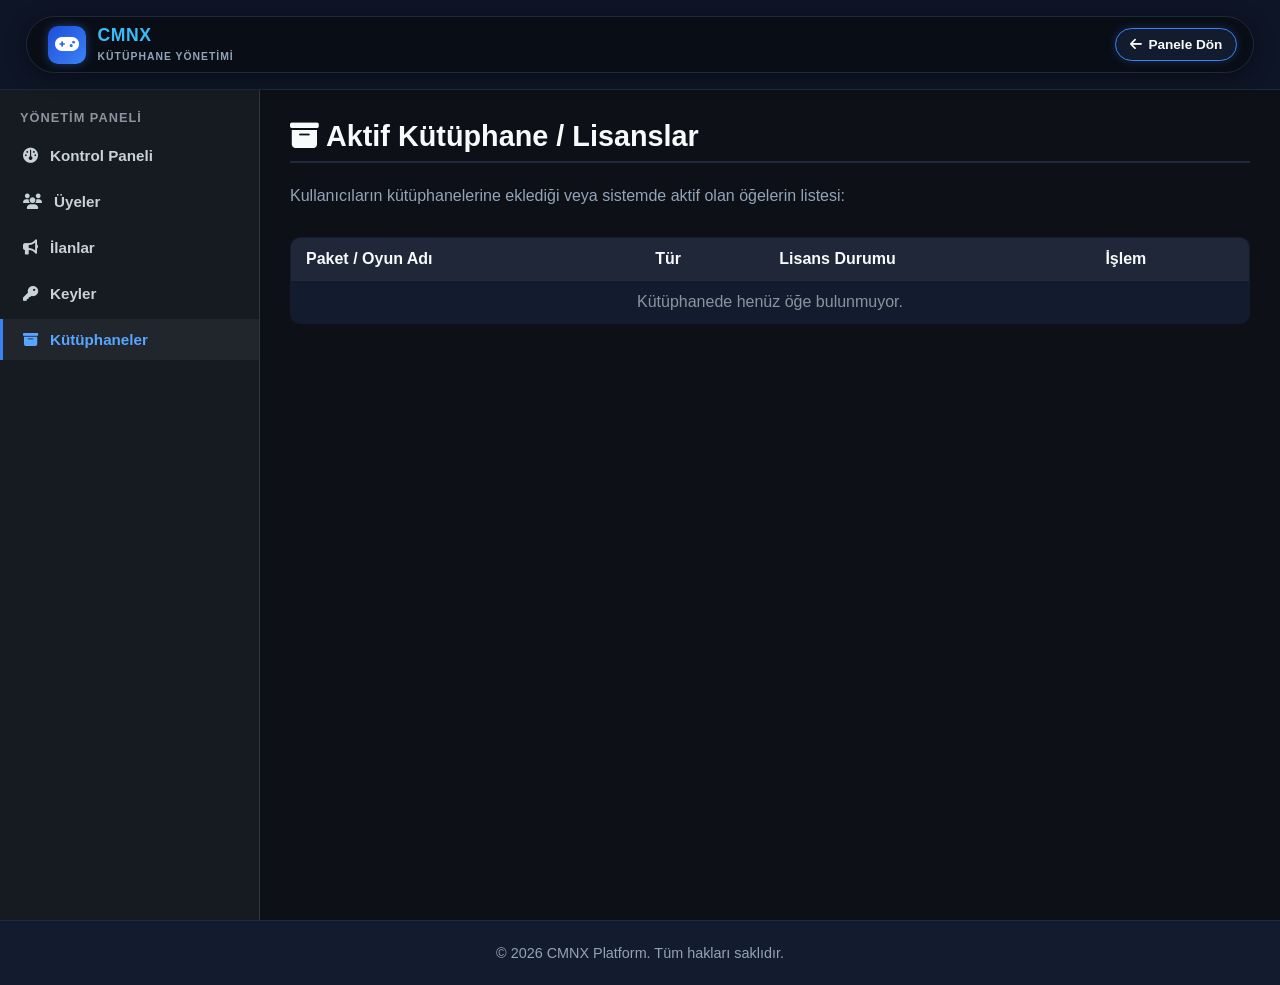
<file: kutup.html>
<!DOCTYPE html>
<html lang="tr">
<head>
    <meta charset="UTF-8">
    <meta name="viewport" content="width=device-width, initial-scale=1.0">
    <title>CMNX - Kütüphaneler</title>
    <link rel="stylesheet" href="style.css">
    <link rel="stylesheet" href="https://cdnjs.cloudflare.com/ajax/libs/font-awesome/6.4.0/css/all.min.css">
    <style>
        .admin-layout { display: flex; min-height: calc(100vh - 70px); }
        .admin-sidebar { width: 260px; background-color: #161b22; border-right: 1px solid #30363d; padding: 20px 0; display: flex; flex-direction: column; }
        .admin-sidebar h3 { color: #8b949e; font-size: 0.8rem; text-transform: uppercase; letter-spacing: 1px; padding: 0 20px 10px 20px; }
        .admin-menu-list { list-style: none; display: flex; flex-direction: column; gap: 5px; }
        .admin-menu-item a { display: flex; align-items: center; gap: 12px; padding: 12px 20px; color: #c9d1d9; text-decoration: none; font-weight: 600; font-size: 0.95rem; transition: 0.2s; border-left: 3px solid transparent; }
        .admin-menu-item a:hover, .admin-menu-item a.active { background-color: #21262d; color: #58a6ff; border-left-color: #3b82f6; }
        .admin-content { flex: 1; padding: 30px; background-color: #0d1117; overflow-y: auto; }
    </style>
</head>
<body>
    <header>
        <div class="nav-pill-container" style="display: flex; align-items: center; justify-content: space-between; width: 100%;">
            <a href="index.html" class="nav-brand">
                <div class="brand-icon"><i class="fa-solid fa-gamepad"></i></div>
                <div class="brand-texts"><h2>CMNX</h2><span>KÜTÜPHANE YÖNETİMİ</span></div>
            </a>
            <div class="nav-right-actions"><a href="admin.html" class="btn-login-nav"><i class="fa-solid fa-arrow-left"></i> Panele Dön</a></div>
        </div>
    </header>

    <div class="admin-layout">
        <aside class="admin-sidebar">
            <h3>Yönetim Paneli</h3>
            <ul class="admin-menu-list">
                <li class="admin-menu-item"><a href="admin.html"><i class="fa-solid fa-gauge"></i> Kontrol Paneli</a></li>
                <li class="admin-menu-item"><a href="uyeler.html"><i class="fa-solid fa-users"></i> Üyeler</a></li>
                <li class="admin-menu-item"><a href="ilanlar.html"><i class="fa-solid fa-bullhorn"></i> İlanlar</a></li>
                <li class="admin-menu-item"><a href="keyler.html"><i class="fa-solid fa-key"></i> Keyler</a></li>
                <li class="admin-menu-item"><a href="kutup.html" class="active"><i class="fa-solid fa-box-archive"></i> Kütüphaneler</a></li>
            </ul>
        </aside>

        <main class="admin-content">
            <h1 class="page-title"><i class="fa-solid fa-box-archive"></i> Aktif Kütüphane / Lisanslar</h1>
            <p style="color: var(--text-muted); margin-bottom: 2rem;">Kullanıcıların kütüphanelerine eklediği veya sistemde aktif olan öğelerin listesi:</p>
            
            <table>
                <thead>
                    <tr>
                        <th>Paket / Oyun Adı</th>
                        <th>Tür</th>
                        <th>Lisans Durumu</th>
                        <th>İşlem</th>
                    </tr>
                </thead>
                <tbody id="adminLibraryTable">
                    <!-- JS ile dolacak -->
                </tbody>
            </table>
        </main>
    </div>

    <footer><p>&copy; 2026 CMNX Platform. Tüm hakları saklıdır.</p></footer>

    <script>
        document.addEventListener('DOMContentLoaded', () => {
            let library = JSON.parse(localStorage.getItem('cmnx_library')) || [];
            const table = document.getElementById('adminLibraryTable');
            if (library.length === 0) {
                table.innerHTML = `<tr><td colspan="4" style="text-align:center; color:#8b949e;">Kütüphanede henüz öğe bulunmuyor.</td></tr>`;
                return;
            }
            table.innerHTML = library.map((item, i) => `
                <tr>
                    <td><b>${item.title}</b></td>
                    <td>${item.type || 'Oyun'}</td>
                    <td><span style="color:#10b981;"><i class="fa-solid fa-check-circle"></i> Aktif Lisans</span></td>
                    <td><button class="btn-danger" onclick="deleteLibraryItem(${i})">Lisansı Kaldır</button></td>
                </tr>
            `).join('');
        });

        window.deleteLibraryItem = function(i) {
            let library = JSON.parse(localStorage.getItem('cmnx_library')) || [];
            library.splice(i, 1);
            localStorage.setItem('cmnx_library', JSON.stringify(library));
            location.reload();
        }
    </script>
</body>
</html>
</file>
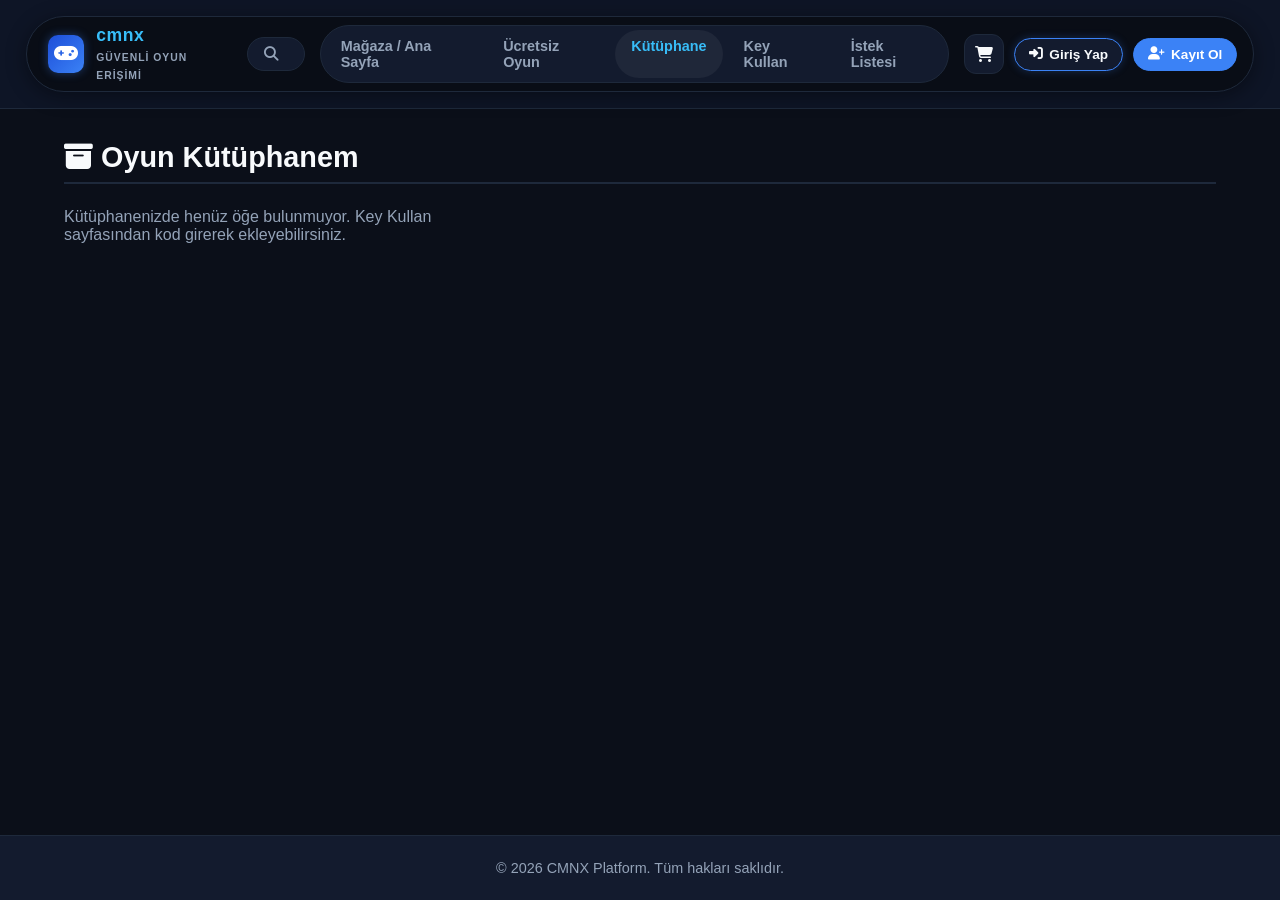
<file: kutuphane.html>
<!DOCTYPE html>
<html lang="tr">
<head>
    <meta charset="UTF-8">
    <meta name="viewport" content="width=device-width, initial-scale=1.0">
    <title>CMNX - Kütüphanem</title>
    <link rel="stylesheet" href="style.css">
    <link rel="stylesheet" href="https://cdnjs.cloudflare.com/ajax/libs/font-awesome/6.4.0/css/all.min.css">
</head>
<body>
    <header>
        <div class="nav-pill-container">
            <a href="index.html" class="nav-brand">
                <div class="brand-icon"><i class="fa-solid fa-gamepad"></i></div>
                <div class="brand-texts">
                    <h2>cmnx</h2>
                    <span>Güvenli Oyun Erişimi</span>
                </div>
            </a>
            <div class="nav-search">
                <i class="fa-solid fa-magnifying-glass"></i>
                <input type="text" placeholder="Oyun, platform veya paket ara...">
            </div>
            <nav class="nav-links-wrapper">
                <a href="index.html">Mağaza / Ana Sayfa</a>
                <a href="free-games.html">Ücretsiz Oyun</a>
                <a href="kutuphane.html" class="active">Kütüphane</a>
                <a href="kullan.html">Key Kullan</a>
                <a href="istek.html">İstek Listesi</a>
            </nav>
            <div class="nav-right-actions" id="navRightActions">
                <a href="istek.html" class="nav-icon-btn" title="İstek Listesi"><i class="fa-solid fa-cart-shopping"></i></a>
                <a href="giris.html" class="btn-login-nav"><i class="fa-solid fa-right-to-bracket"></i> Giriş Yap</a>
                <a href="kayit.html" class="btn-register-nav"><i class="fa-solid fa-user-plus"></i> Kayıt Ol</a>
            </div>
            <div class="hamburger"><i class="fa-solid fa-bars"></i></div>
        </div>
    </header>

    <main class="container">
        <h2 class="page-title"><i class="fa-solid fa-box-archive"></i> Oyun Kütüphanem</h2>
        <div class="grid-cards" id="libraryGrid">
            <!-- Dinamik doldurulacak -->
        </div>
    </main>

    <footer>
        <p>&copy; 2026 CMNX Platform. Tüm hakları saklıdır.</p>
    </footer>

    <script src="script.js"></script>
</body>
</html>
</file>
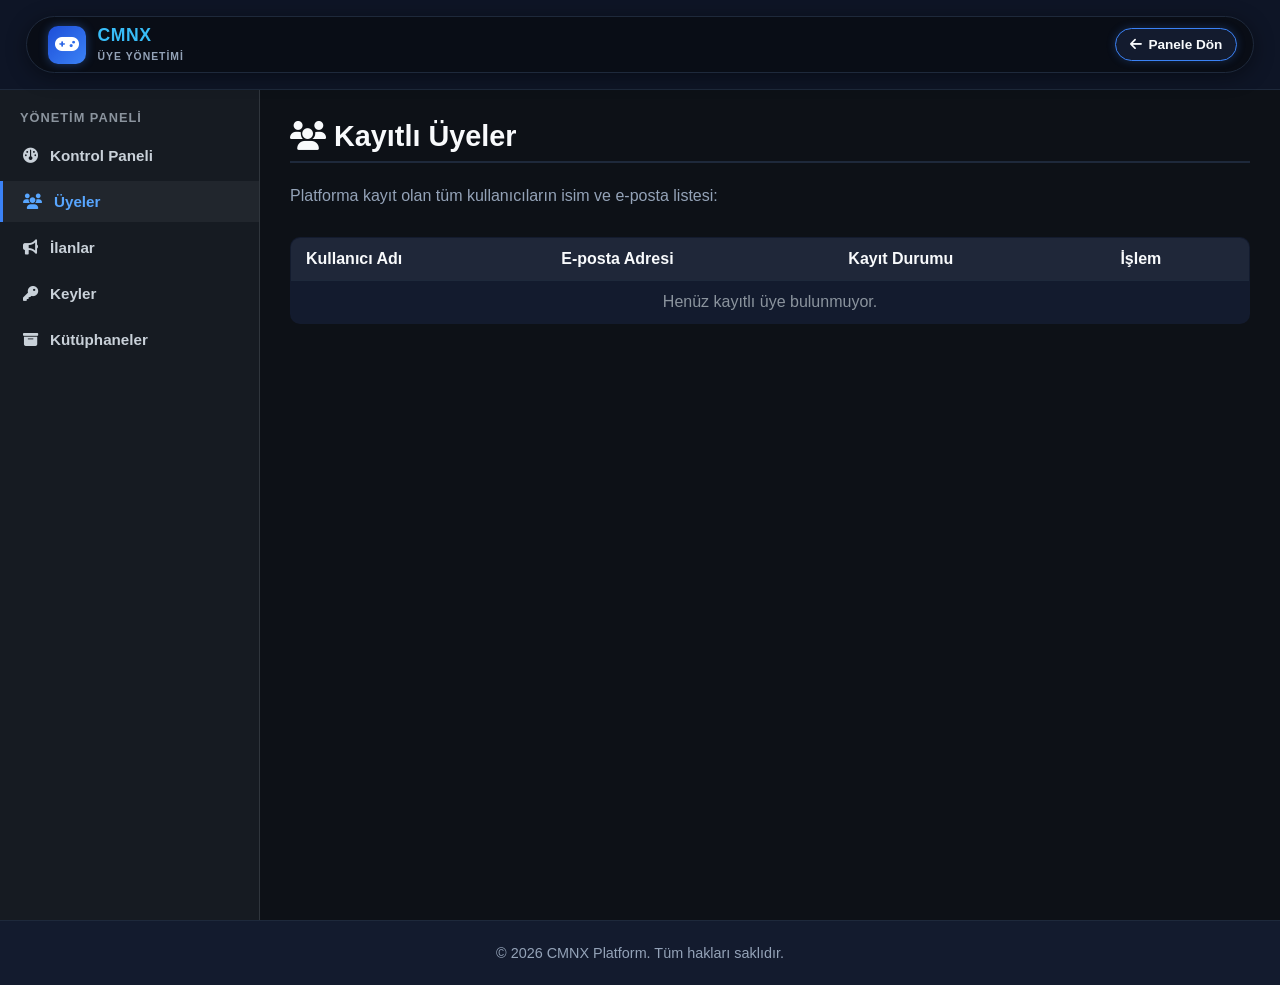
<file: uyeler.html>
<!DOCTYPE html>
<html lang="tr">
<head>
    <meta charset="UTF-8">
    <meta name="viewport" content="width=device-width, initial-scale=1.0">
    <title>CMNX - Üyeler</title>
    <link rel="stylesheet" href="style.css">
    <link rel="stylesheet" href="https://cdnjs.cloudflare.com/ajax/libs/font-awesome/6.4.0/css/all.min.css">
    <style>
        .admin-layout { display: flex; min-height: calc(100vh - 70px); }
        .admin-sidebar { width: 260px; background-color: #161b22; border-right: 1px solid #30363d; padding: 20px 0; display: flex; flex-direction: column; }
        .admin-sidebar h3 { color: #8b949e; font-size: 0.8rem; text-transform: uppercase; letter-spacing: 1px; padding: 0 20px 10px 20px; }
        .admin-menu-list { list-style: none; display: flex; flex-direction: column; gap: 5px; }
        .admin-menu-item a { display: flex; align-items: center; gap: 12px; padding: 12px 20px; color: #c9d1d9; text-decoration: none; font-weight: 600; font-size: 0.95rem; transition: 0.2s; border-left: 3px solid transparent; }
        .admin-menu-item a:hover, .admin-menu-item a.active { background-color: #21262d; color: #58a6ff; border-left-color: #3b82f6; }
        .admin-content { flex: 1; padding: 30px; background-color: #0d1117; overflow-y: auto; }
    </style>
</head>
<body>
    <header>
        <div class="nav-pill-container" style="display: flex; align-items: center; justify-content: space-between; width: 100%;">
            <a href="index.html" class="nav-brand">
                <div class="brand-icon"><i class="fa-solid fa-gamepad"></i></div>
                <div class="brand-texts"><h2>CMNX</h2><span>ÜYE YÖNETİMİ</span></div>
            </a>
            <div class="nav-right-actions"><a href="admin.html" class="btn-login-nav"><i class="fa-solid fa-arrow-left"></i> Panele Dön</a></div>
        </div>
    </header>

    <div class="admin-layout">
        <aside class="admin-sidebar">
            <h3>Yönetim Paneli</h3>
            <ul class="admin-menu-list">
                <li class="admin-menu-item"><a href="admin.html"><i class="fa-solid fa-gauge"></i> Kontrol Paneli</a></li>
                <li class="admin-menu-item"><a href="uyeler.html" class="active"><i class="fa-solid fa-users"></i> Üyeler</a></li>
                <li class="admin-menu-item"><a href="ilanlar.html"><i class="fa-solid fa-bullhorn"></i> İlanlar</a></li>
                <li class="admin-menu-item"><a href="keyler.html"><i class="fa-solid fa-key"></i> Keyler</a></li>
                <li class="admin-menu-item"><a href="kutup.html"><i class="fa-solid fa-box-archive"></i> Kütüphaneler</a></li>
            </ul>
        </aside>

        <main class="admin-content">
            <h1 class="page-title"><i class="fa-solid fa-users"></i> Kayıtlı Üyeler</h1>
            <p style="color: var(--text-muted); margin-bottom: 2rem;">Platforma kayıt olan tüm kullanıcıların isim ve e-posta listesi:</p>
            
            <table>
                <thead>
                    <tr>
                        <th>Kullanıcı Adı</th>
                        <th>E-posta Adresi</th>
                        <th>Kayıt Durumu</th>
                        <th>İşlem</th>
                    </tr>
                </thead>
                <tbody id="adminUsersTable">
                    <!-- JS ile dolacak -->
                </tbody>
            </table>
        </main>
    </div>

    <footer><p>&copy; 2026 CMNX Platform. Tüm hakları saklıdır.</p></footer>

    <script>
        document.addEventListener('DOMContentLoaded', () => {
            renderUsers();
        });

        function renderUsers() {
            let users = JSON.parse(localStorage.getItem('cmnx_users')) || [];
            const table = document.getElementById('adminUsersTable');
            
            if (users.length === 0) {
                table.innerHTML = `<tr><td colspan="4" style="text-align:center; color:#8b949e;">Henüz kayıtlı üye bulunmuyor.</td></tr>`;
                return;
            }

            table.innerHTML = users.map((u, i) => `
                <tr>
                    <td><i class="fa-solid fa-user" style="color:#38bdf8; margin-right:8px;"></i><b>${u.name}</b></td>
                    <td>${u.email}</td>
                    <td><span style="color:#10b981; font-weight:600;"><i class="fa-solid fa-circle" style="font-size:8px;"></i> Aktif Üye</span></td>
                    <td><button class="btn-danger" onclick="deleteUser(${i})">Üyeyi Sil</button></td>
                </tr>
            `).join('');
        }

        window.deleteUser = function(i) {
            let users = JSON.parse(localStorage.getItem('cmnx_users')) || [];
            if (confirm("Bu üyeyi silmek istediğinize emin misiniz?")) {
                users.splice(i, 1);
                localStorage.setItem('cmnx_users', JSON.stringify(users));
                renderUsers();
            }
        }
    </script>
</body>
</html>
</file>
<file: style.css>
:root {
    --bg-color: #0b0f19;
    --card-bg: #131b2e;
    --navbar-bg: #0e1526;
    --primary-color: #3b82f6;
    --primary-hover: #2563eb;
    --accent-glow: rgba(59, 130, 246, 0.25);
    --text-color: #f8fafc;
    --text-muted: #94a3b8;
    --border-color: #1e293b;
    --border-active: #3b82f6;
}

* {
    margin: 0;
    padding: 0;
    box-sizing: border-box;
    font-family: 'Segoe UI', Tahoma, Geneva, Verdana, sans-serif;
}

body {
    background-color: var(--bg-color);
    color: var(--text-color);
    min-height: 100vh;
    display: flex;
    flex-direction: column;
}

header {
    background-color: var(--navbar-bg);
    border-bottom: 1px solid var(--border-color);
    padding: 1rem 2%;
    position: sticky;
    top: 0;
    z-index: 1000;
}

.nav-pill-container {
    max-width: 1400px;
    margin: 0 auto;
    background-color: #090d16;
    border: 1px solid var(--border-color);
    border-radius: 9999px;
    padding: 8px 16px;
    display: flex;
    align-items: center;
    justify-content: space-between;
    gap: 15px;
    box-shadow: 0 4px 20px rgba(0, 0, 0, 0.4);
    width: 100%;
}

.nav-brand {
    display: flex;
    align-items: center;
    gap: 12px;
    text-decoration: none;
    padding-left: 5px;
}

.brand-icon {
    width: 38px;
    height: 38px;
    background: linear-gradient(135deg, #1d4ed8, #3b82f6);
    border-radius: 10px;
    display: flex;
    align-items: center;
    justify-content: center;
    color: white;
    font-size: 1.2rem;
    box-shadow: 0 0 10px rgba(59, 130, 246, 0.4);
}

.brand-texts h2 {
    font-size: 1.1rem;
    color: #38bdf8;
    font-weight: 800;
    letter-spacing: 0.5px;
    line-height: 1.2;
}

.brand-texts span {
    font-size: 0.65rem;
    color: var(--text-muted);
    letter-spacing: 1px;
    text-transform: uppercase;
    font-weight: 600;
}

.nav-search {
    flex: 1;
    max-width: 320px;
    background-color: var(--card-bg);
    border: 1px solid var(--border-color);
    border-radius: 9999px;
    display: flex;
    align-items: center;
    padding: 8px 16px;
    gap: 10px;
    transition: all 0.3s ease;
}

.nav-search:focus-within {
    border-color: var(--border-active);
    box-shadow: 0 0 8px var(--accent-glow);
}

.nav-search i {
    color: var(--text-muted);
    font-size: 0.9rem;
}

.nav-search input {
    background: transparent;
    border: none;
    outline: none;
    color: var(--text-color);
    font-size: 0.9rem;
    width: 100%;
}

.nav-links-wrapper {
    background-color: var(--card-bg);
    border: 1px solid var(--border-color);
    border-radius: 9999px;
    padding: 4px;
    display: flex;
    gap: 5px;
}

.nav-links-wrapper a {
    color: var(--text-muted);
    text-decoration: none;
    font-size: 0.9rem;
    font-weight: 600;
    padding: 8px 16px;
    border-radius: 9999px;
    transition: all 0.2s ease;
}

.nav-links-wrapper a:hover, 
.nav-links-wrapper a.active {
    color: var(--text-color);
    background-color: rgba(255, 255, 255, 0.05);
}

.nav-links-wrapper a.active {
    color: #38bdf8;
}

.nav-right-actions {
    display: flex;
    align-items: center;
    gap: 10px;
}

.nav-icon-btn {
    width: 40px;
    height: 40px;
    background-color: var(--card-bg);
    border: 1px solid var(--border-color);
    border-radius: 12px;
    display: flex;
    align-items: center;
    justify-content: center;
    color: var(--text-color);
    text-decoration: none;
    transition: border-color 0.2s;
}

.nav-icon-btn:hover {
    border-color: var(--border-active);
}

.btn-login-nav {
    background-color: var(--card-bg);
    border: 1px solid var(--border-active);
    color: var(--text-color);
    padding: 8px 14px;
    border-radius: 9999px;
    font-size: 0.85rem;
    font-weight: 600;
    text-decoration: none;
    display: inline-flex;
    align-items: center;
    gap: 6px;
    white-space: nowrap;
    box-shadow: 0 0 8px var(--accent-glow);
    transition: background 0.2s;
}
.btn-login-nav:hover {
    background-color: rgba(59, 130, 246, 0.15);
}

.btn-register-nav {
    background-color: var(--primary-color);
    border: 1px solid var(--primary-color);
    color: white;
    padding: 8px 14px;
    border-radius: 9999px;
    font-size: 0.85rem;
    font-weight: 600;
    text-decoration: none;
    display: inline-flex;
    align-items: center;
    gap: 6px;
    white-space: nowrap;
    transition: background 0.2s;
}
.btn-register-nav:hover {
    background-color: var(--primary-hover);
}

/* Profil Dropdown */
.user-profile-wrapper {
    position: relative;
}

.user-profile-badge {
    background-color: var(--card-bg);
    border: 1px solid var(--border-active);
    padding: 6px 14px;
    border-radius: 9999px;
    display: flex;
    align-items: center;
    gap: 10px;
    box-shadow: 0 0 10px var(--accent-glow);
    cursor: pointer;
    user-select: none;
}

.user-profile-info-wrap {
    display: flex;
    flex-direction: column;
    align-items: flex-start;
}

.user-profile-info {
    display: flex;
    align-items: center;
    gap: 6px;
    font-size: 0.85rem;
    font-weight: 600;
    color: #38bdf8;
}

.user-profile-subtext {
    font-size: 0.7rem;
    color: var(--text-muted);
}

.user-profile-badge .fa-chevron-down {
    font-size: 0.8rem;
    color: var(--text-muted);
    transition: transform 0.3s ease;
}

.user-profile-badge.active .fa-chevron-down {
    transform: rotate(180deg);
}

.user-dropdown-menu {
    position: absolute;
    top: calc(100% + 10px);
    right: 0;
    width: 230px;
    background-color: var(--card-bg);
    border: 1px solid var(--border-color);
    border-radius: 12px;
    box-shadow: 0 10px 30px rgba(0, 0, 0, 0.6);
    display: none;
    flex-direction: column;
    padding: 6px;
    z-index: 1100;
    animation: fadeInDropdown 0.2s ease;
}

.user-dropdown-menu.show {
    display: flex;
}

@keyframes fadeInDropdown {
    from { opacity: 0; transform: translateY(-8px); }
    to { opacity: 1; transform: translateY(0); }
}

.user-dropdown-item {
    display: flex;
    align-items: center;
    gap: 10px;
    padding: 10px 14px;
    color: var(--text-color);
    text-decoration: none;
    font-size: 0.9rem;
    font-weight: 500;
    border-radius: 8px;
    transition: background 0.2s;
}

.user-dropdown-item:hover {
    background-color: rgba(255, 255, 255, 0.05);
}

.user-dropdown-item i {
    width: 18px;
    color: var(--text-muted);
}

.user-dropdown-divider {
    height: 1px;
    background-color: var(--border-color);
    margin: 4px 0;
}

.user-dropdown-item.logout-item {
    color: #ef4444;
}

.user-dropdown-item.logout-item i {
    color: #ef4444;
}

.user-dropdown-item.logout-item:hover {
    background-color: rgba(239, 68, 68, 0.1);
}

/* --- HAVALI GİRİŞ VE KAYIT SAYFASI STİLLERİ --- */
.auth-page-body {
    background: radial-gradient(circle at center, #131b2e 0%, #0b0f19 100%);
    min-height: 100vh;
    display: flex;
    flex-direction: column;
    justify-content: space-between;
}

.auth-wrapper {
    flex: 1;
    display: flex;
    align-items: center;
    justify-content: center;
    padding: 2rem 1rem;
}

.auth-card {
    background: rgba(19, 27, 46, 0.7);
    backdrop-filter: blur(16px);
    -webkit-backdrop-filter: blur(16px);
    border: 1px solid rgba(59, 130, 246, 0.2);
    border-radius: 20px;
    padding: 2.5rem;
    width: 100%;
    max-width: 440px;
    box-shadow: 0 20px 40px rgba(0, 0, 0, 0.6), 0 0 20px rgba(59, 130, 246, 0.1);
    animation: fadeInUp 0.5s ease-out;
}

@keyframes fadeInUp {
    from {
        opacity: 0;
        transform: translateY(20px);
    }
    to {
        opacity: 1;
        transform: translateY(0);
    }
}

.auth-header {
    text-align: center;
    margin-bottom: 2rem;
}

.auth-logo-icon {
    width: 50px;
    height: 50px;
    background: linear-gradient(135deg, #3b82f6, #1d4ed8);
    border-radius: 14px;
    display: inline-flex;
    align-items: center;
    justify-content: center;
    color: white;
    font-size: 1.5rem;
    box-shadow: 0 0 15px rgba(59, 130, 246, 0.5);
    margin-bottom: 10px;
}

.auth-header h1 {
    font-size: 1.6rem;
    font-weight: 700;
    color: var(--text-color);
    letter-spacing: 0.5px;
}

.auth-header p {
    color: var(--text-muted);
    font-size: 0.9rem;
    margin-top: 5px;
}

.auth-tabs-modern {
    display: flex;
    background: rgba(11, 15, 25, 0.6);
    border: 1px solid var(--border-color);
    border-radius: 12px;
    padding: 4px;
    margin-bottom: 1.8rem;
}

.auth-tab-btn {
    flex: 1;
    text-align: center;
    padding: 10px;
    color: var(--text-muted);
    text-decoration: none;
    font-weight: 600;
    font-size: 0.9rem;
    border-radius: 9px;
    transition: all 0.3s ease;
}

.auth-tab-btn.active {
    background: var(--primary-color);
    color: white;
    box-shadow: 0 0 10px rgba(59, 130, 246, 0.4);
}

.auth-form-group {
    margin-bottom: 1.2rem;
}

.auth-form-group label {
    display: block;
    font-size: 0.85rem;
    font-weight: 600;
    color: var(--text-muted);
    margin-bottom: 6px;
    text-transform: uppercase;
    letter-spacing: 0.5px;
}

.auth-input-wrapper {
    position: relative;
    display: flex;
    align-items: center;
}

.auth-input-wrapper i {
    position: absolute;
    left: 14px;
    color: var(--text-muted);
    font-size: 0.95rem;
    transition: color 0.3s;
}

.auth-input-wrapper input {
    width: 100%;
    background: rgba(11, 15, 25, 0.8);
    border: 1px solid var(--border-color);
    border-radius: 10px;
    padding: 12px 14px 12px 42px;
    color: var(--text-color);
    font-size: 0.95rem;
    outline: none;
    transition: all 0.3s ease;
}

.auth-input-wrapper input:focus {
    border-color: var(--primary-color);
    box-shadow: 0 0 10px var(--accent-glow);
    background: rgba(11, 15, 25, 1);
}

.auth-input-wrapper input:focus + i,
.auth-input-wrapper input:not(:placeholder-shown) + i {
    color: #38bdf8;
}

.auth-submit-btn {
    width: 100%;
    background: linear-gradient(135deg, #3b82f6, #1d4ed8);
    color: white;
    border: none;
    padding: 12px;
    border-radius: 10px;
    font-weight: 600;
    font-size: 1rem;
    cursor: pointer;
    box-shadow: 0 4px 15px rgba(59, 130, 246, 0.4);
    transition: all 0.3s ease;
    margin-top: 0.5rem;
}

.auth-submit-btn:hover {
    background: linear-gradient(135deg, #2563eb, #1e40af);
    box-shadow: 0 6px 20px rgba(59, 130, 246, 0.6);
    transform: translateY(-1px);
}

.auth-footer-link {
    text-align: center;
    margin-top: 1.5rem;
}

.auth-footer-link a {
    color: var(--text-muted);
    text-decoration: none;
    font-size: 0.85rem;
    transition: color 0.2s;
    display: inline-flex;
    align-items: center;
    gap: 6px;
}

.auth-footer-link a:hover {
    color: #38bdf8;
}

/* Diğer Bileşenler */
.gift-inputs-container {
    background: var(--bg-color);
    border: 1px solid var(--border-color);
    padding: 10px;
    border-radius: 8px;
    margin-bottom: 10px;
}
.gift-row {
    display: flex;
    gap: 8px;
    margin-bottom: 8px;
}
.gift-row input {
    flex: 1;
}

.gift-modal-overlay {
    position: fixed;
    top: 0; left: 0; width: 100%; height: 100%;
    background: rgba(0, 0, 0, 0.75);
    display: flex;
    align-items: center;
    justify-content: center;
    z-index: 2000;
}
.gift-modal-box {
    background: var(--card-bg);
    border: 1px solid var(--border-active);
    padding: 2rem;
    border-radius: 12px;
    max-width: 450px;
    width: 90%;
    text-align: center;
    box-shadow: 0 10px 30px rgba(0,0,0,0.8);
}
.gift-modal-box h3 {
    color: #38bdf8;
    margin-bottom: 1rem;
}
.gift-modal-box p {
    color: var(--text-muted);
    margin-bottom: 1.5rem;
}
.gift-radio-list {
    display: flex;
    flex-direction: column;
    gap: 10px;
    text-align: left;
    margin-bottom: 1.5rem;
}
.gift-radio-item {
    background: var(--bg-color);
    border: 1px solid var(--border-color);
    padding: 10px;
    border-radius: 8px;
    cursor: pointer;
    display: flex;
    align-items: center;
    gap: 10px;
}

.hamburger {
    display: none;
    cursor: pointer;
    font-size: 1.5rem;
    color: var(--text-color);
}

.container {
    flex: 1;
    max-width: 1200px;
    width: 90%;
    margin: 2rem auto;
}

.hero-section {
    text-align: center;
    padding: 3rem 1rem;
    background: linear-gradient(135deg, #131b2e 0%, #0b0f19 100%);
    border-radius: 16px;
    border: 1px solid var(--border-color);
    margin-bottom: 3rem;
}

.hero-section h1 {
    font-size: 2.5rem;
    margin-bottom: 1rem;
}

.hero-section p {
    color: var(--text-muted);
    font-size: 1.1rem;
    margin-bottom: 2rem;
}

.code-box-wrapper {
    max-width: 600px;
    margin: 0 auto;
}

.code-input-group {
    display: flex;
    gap: 10px;
    background: var(--bg-color);
    padding: 8px;
    border-radius: 10px;
    border: 1px solid var(--border-color);
}

.code-input-group input {
    flex: 1;
    background: transparent;
    border: none;
    outline: none;
    color: var(--text-color);
    padding: 0 15px;
    font-size: 1rem;
}

.code-input-group button {
    background-color: var(--primary-color);
    color: white;
    border: none;
    padding: 12px 24px;
    border-radius: 8px;
    font-weight: 600;
    cursor: pointer;
}

.message-area {
    margin-top: 15px;
    font-weight: 500;
    font-size: 0.95rem;
}

.message-success { color: #10b981; }
.message-error { color: #ef4444; }

.features-grid {
    display: grid;
    grid-template-columns: repeat(auto-fit, minmax(300px, 1fr));
    gap: 20px;
}

.feature-card {
    background-color: var(--card-bg);
    border: 1px solid var(--border-color);
    padding: 2rem;
    border-radius: 12px;
    text-align: center;
}

.feature-card i {
    font-size: 2.5rem;
    color: var(--primary-color);
    margin-bottom: 1rem;
}

.page-title {
    margin-bottom: 1.5rem;
    font-size: 1.8rem;
    border-bottom: 2px solid var(--border-color);
    padding-bottom: 0.5rem;
}

.grid-cards {
    display: grid;
    grid-template-columns: repeat(auto-fill, minmax(280px, 1fr));
    gap: 20px;
}

.game-card {
    background-color: var(--card-bg);
    border: 1px solid var(--border-color);
    border-radius: 10px;
    overflow: hidden;
    display: flex;
    flex-direction: column;
}

.game-card img {
    width: 100%;
    height: 160px;
    object-fit: cover;
}

.game-card-body {
    padding: 1.2rem;
    display: flex;
    flex-direction: column;
    flex: 1;
}

.form-container {
    background-color: var(--card-bg);
    border: 1px solid var(--border-color);
    padding: 2rem;
    border-radius: 12px;
    max-width: 600px;
    margin: 0 auto;
}

.form-group {
    margin-bottom: 1.2rem;
}

.form-group label {
    display: block;
    margin-bottom: 0.5rem;
    font-weight: 500;
}

.form-group input, .form-group textarea {
    width: 100%;
    padding: 10px 15px;
    background-color: var(--bg-color);
    border: 1px solid var(--border-color);
    border-radius: 8px;
    color: var(--text-color);
    font-size: 1rem;
}

.form-group textarea {
    resize: vertical;
    min-height: 100px;
}

.btn-primary {
    background-color: var(--primary-color);
    color: white;
    border: none;
    padding: 10px 20px;
    border-radius: 8px;
    cursor: pointer;
    font-weight: 600;
    width: 100%;
}
.btn-primary:hover {
    background-color: var(--primary-hover);
}

.btn-danger {
    background-color: #ef4444;
    color: white;
    border: none;
    padding: 6px 12px;
    border-radius: 6px;
    cursor: pointer;
}

table {
    width: 100%;
    border-collapse: collapse;
    background-color: var(--card-bg);
    border-radius: 10px;
    overflow: hidden;
    border: 1px solid var(--border-color);
    margin-bottom: 2rem;
}

th, td {
    padding: 12px 15px;
    text-align: left;
    border-bottom: 1px solid var(--border-color);
}

th { background-color: rgba(255,255,255,0.05); }

footer {
    background-color: var(--card-bg);
    border-top: 1px solid var(--border-color);
    text-align: center;
    padding: 1.5rem;
    color: var(--text-muted);
    font-size: 0.9rem;
}

@media (max-width: 1024px) {
    .nav-pill-container {
        flex-wrap: wrap;
        justify-content: center;
    }
    .nav-search {
        max-width: 100%;
        order: 3;
        width: 100%;
    }
}

@media (max-width: 768px) {
    .nav-links-wrapper {
        display: none;
        flex-direction: column;
        position: absolute;
        top: 100%;
        left: 0;
        width: 100%;
        background-color: var(--navbar-bg);
        padding: 1rem;
        border-bottom: 1px solid var(--border-color);
        border-radius: 0;
    }
    .nav-links-wrapper.active {
        display: flex;
    }
    .hamburger { display: block; }
}
</file>
